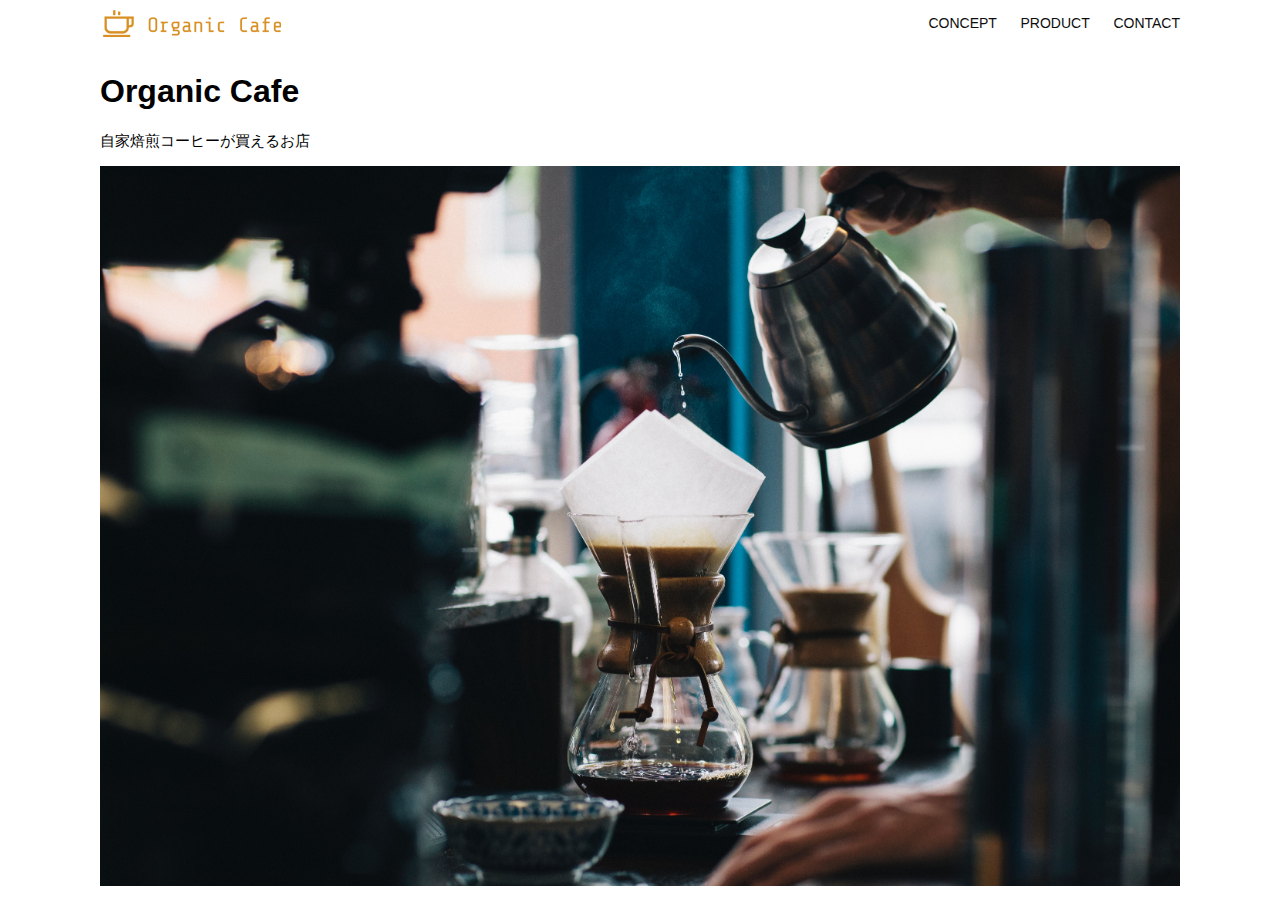
<file: kadai_013/index.html>
<!DOCTYPE html>
<html>
  <head>
    <title>Organic Cafe</title>
    <meta charset="UTF-8" />
    <meta
      name="description"
      content="自家焙煎のコーヒーがお家で楽しめるOrganic Cafe"
    />
    <meta name="viewport" content="width=device-width, initial-scale=1.0" />
    <link rel="stylesheet" href="style.css" />
  </head>
  <body>
    <!-- ヘッダー -->
    <header>
      <!-- ロゴ -->
      <a href="index.html" id="logo"
        ><img src="images/logo.png" alt="トップページに戻る"
      /></a>

      <!-- PC用ナビゲーション -->
      <nav id="nav-pc">
        <a href="index.html#concept">CONCEPT</a>
        <a href="index.html#product">PRODUCT</a>
        <a href="index.html#contact">CONTACT</a>
      </nav>
      <img id="menu-sp" src="images/button-menu.png" alt="ナビゲーションを開く"
      onclick="document.getElementById('nav-sp').style.display = 'block'">
    <nav id="nav-sp">
      <img id="close" src="images/button-close.png" alt="ナビゲーションを閉じる"
        onclick="document.getElementById('nav-sp').style.display = 'none'">
      <a id="logo-sp" href="index.html" onclick="document.getElementById('nav-sp').style.display = 'none'">
        <img src="images/logo-sp.png" alt="トップページに戻る">
      </a>
      <a class="menu" href="index.html#concept" onclick="document.getElementById('nav-sp').style.display = 'none'">CONCEPT</a>
      <a class="menu" href="index.html#product" onclick="document.getElementById('nav-sp').style.display = 'none'">PRODUCT</a>
      <a class="menu" href="index.html#contact" onclick="document.getElementById('nav-sp').style.display = 'none'">CONTACT</a>
    </nav>
    </header>
    <main>
      <article>
        <!-- メインビジュアル -->
        <section id="main-visual">
          <div id="main-message">
            <h1>Organic Cafe</h1>
            <p>自家焙煎コーヒーが買えるお店</p>
          </div>
          <img
            src="images/main-image.jpg"
            alt="コーヒーをハンドドリップで淹れる画像"
          />
        </section>
      </article>
    </main>
  </body>
</html>
</file>
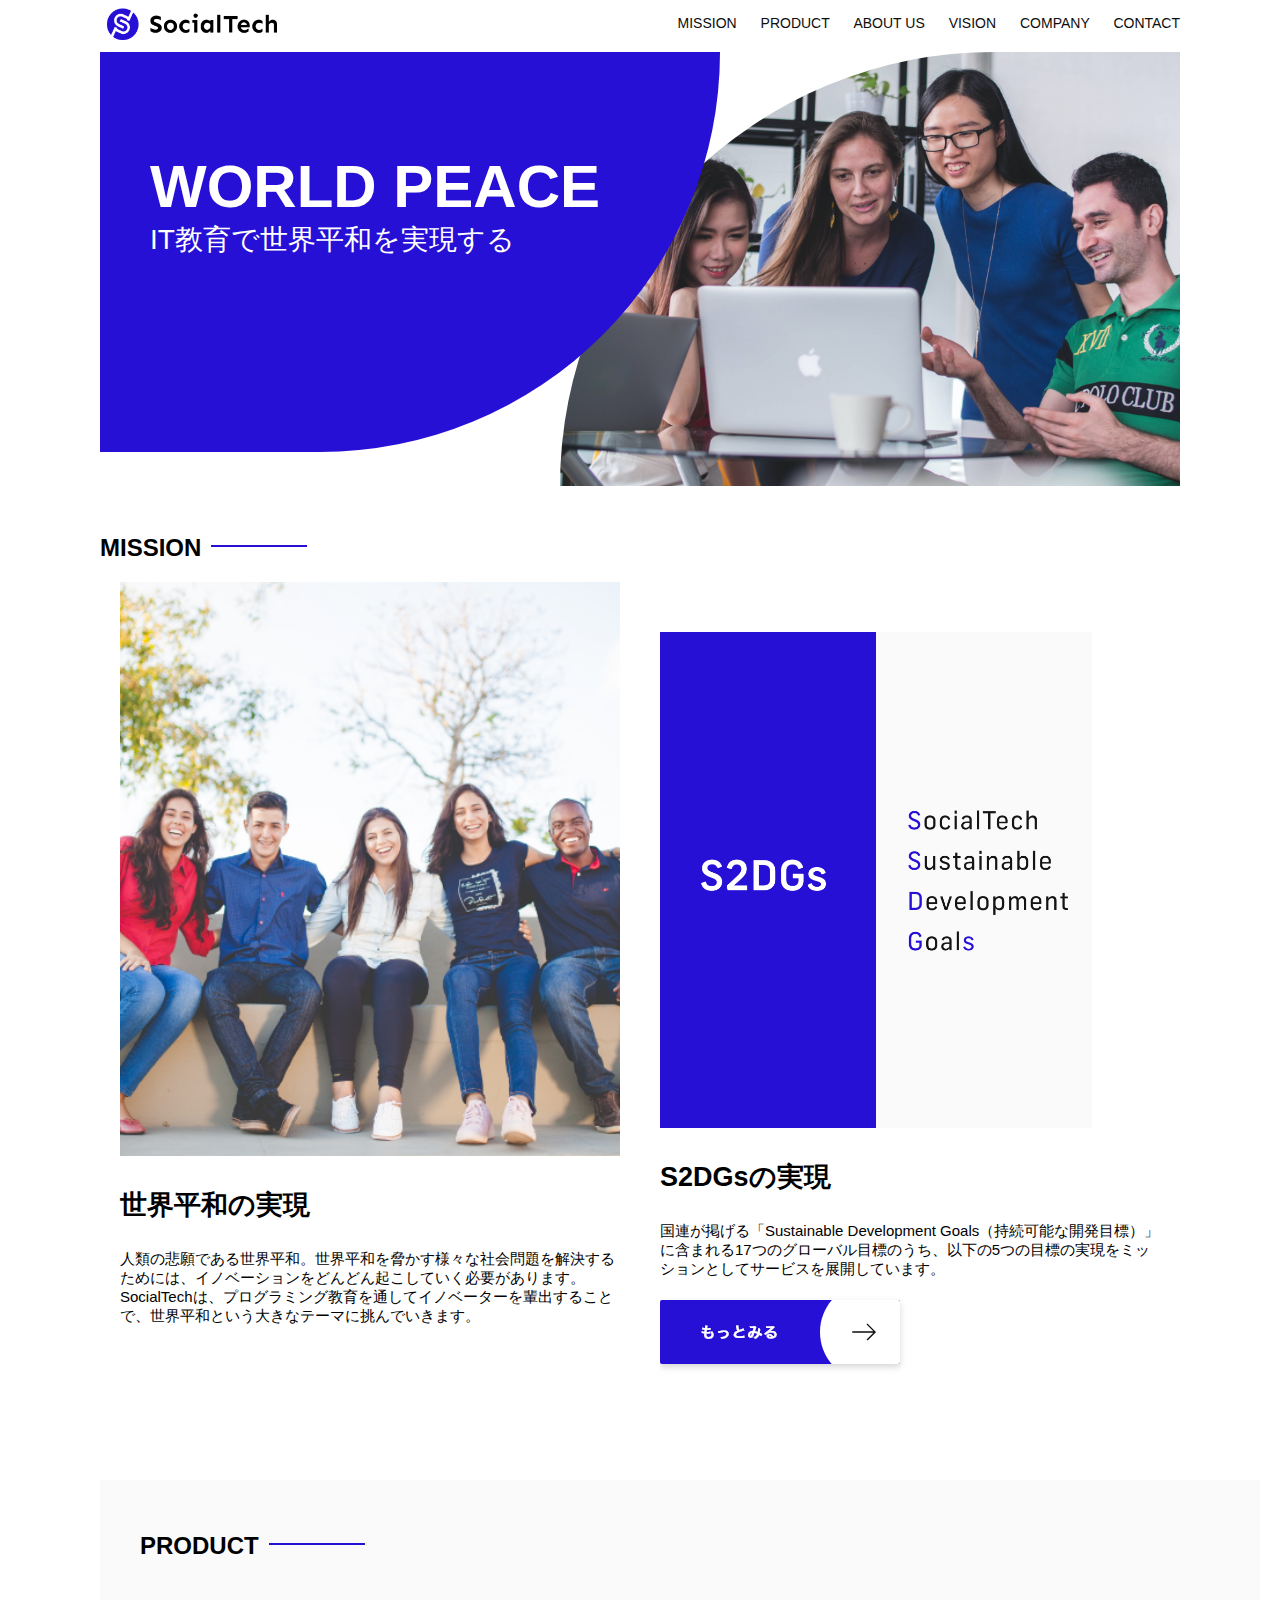
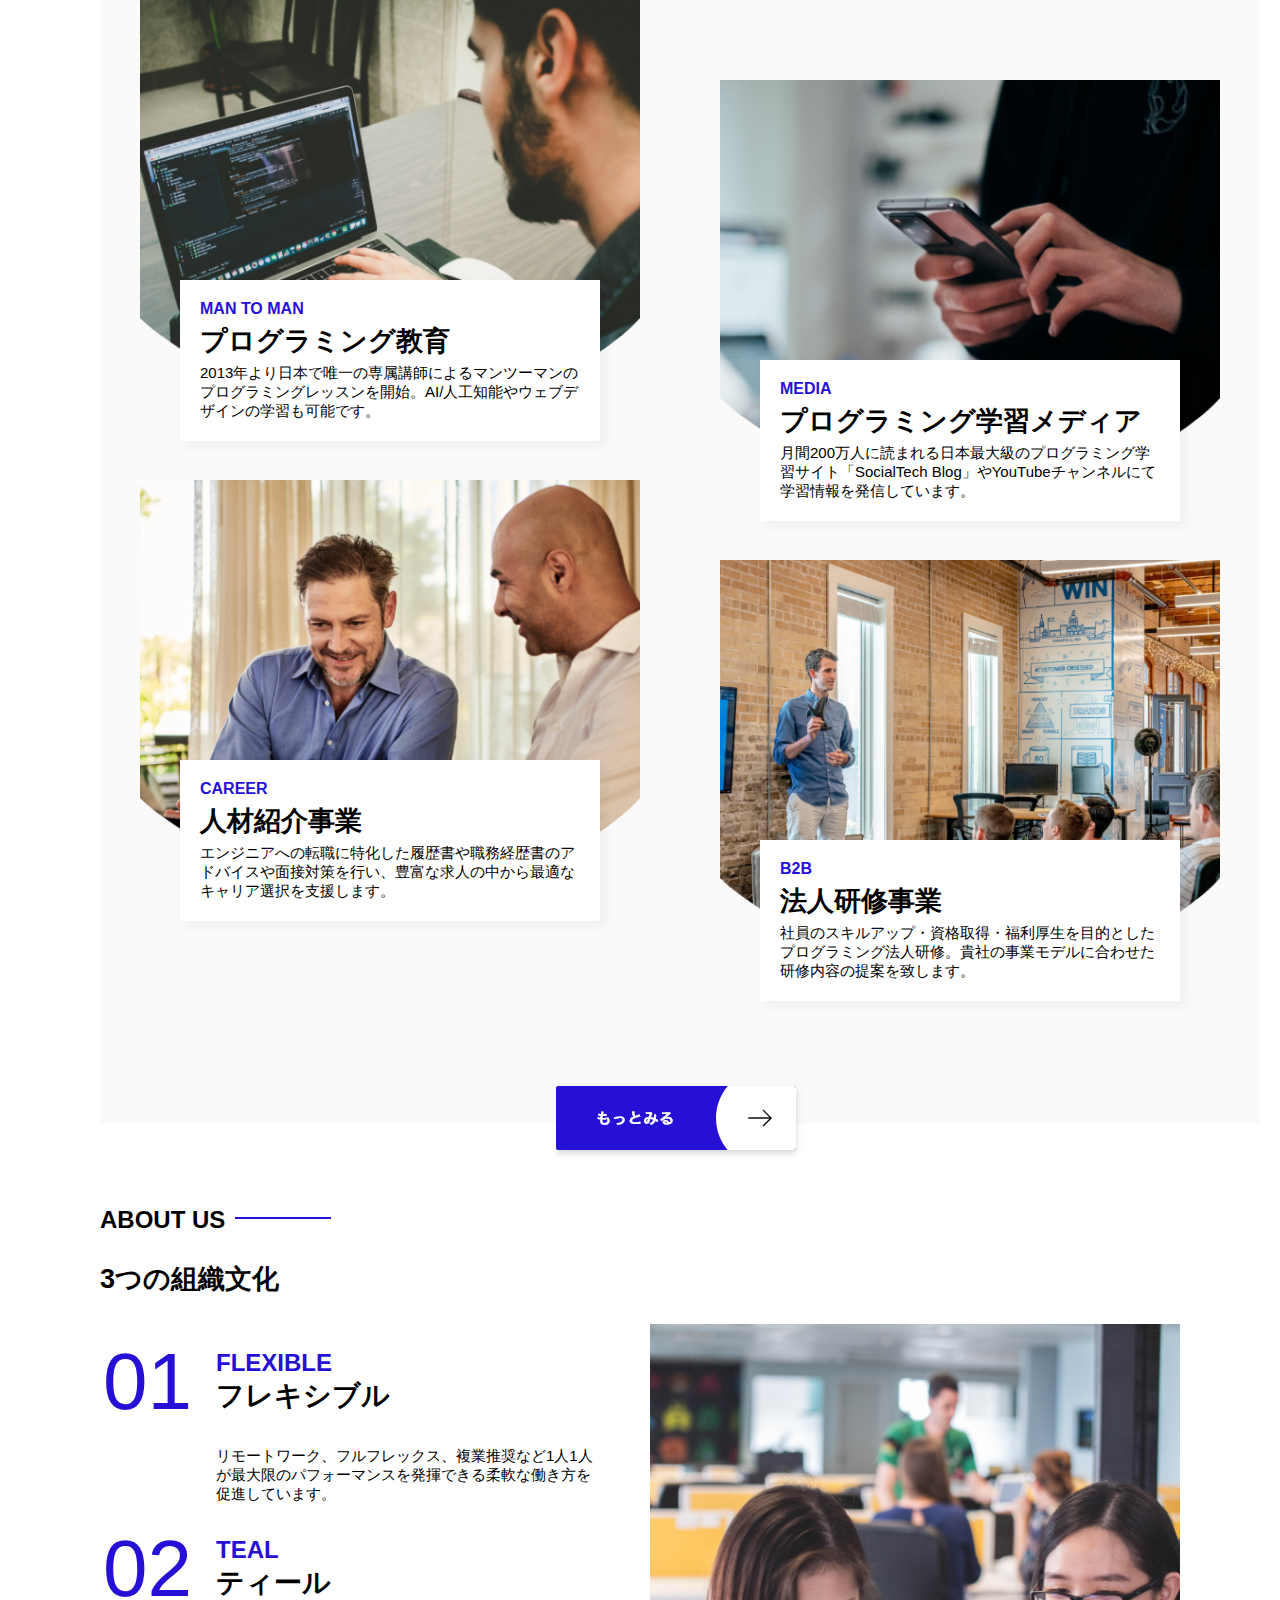
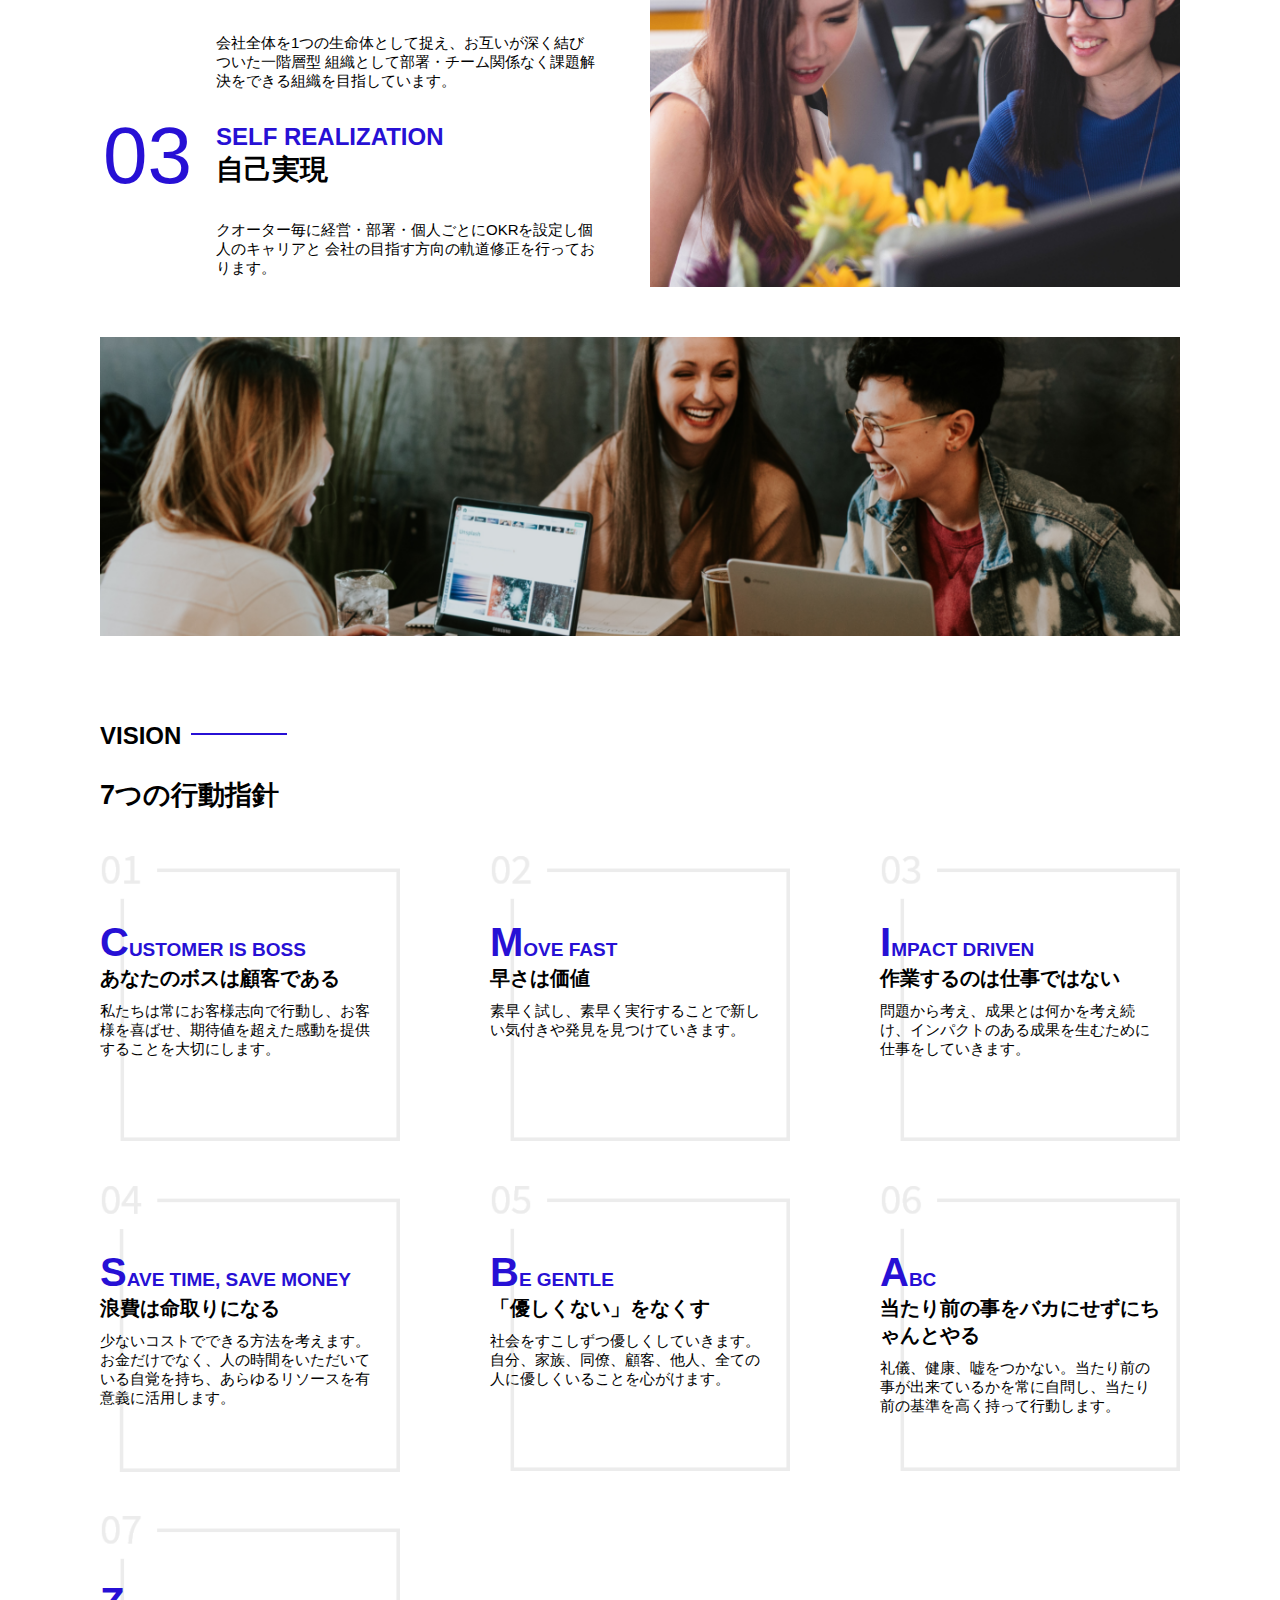
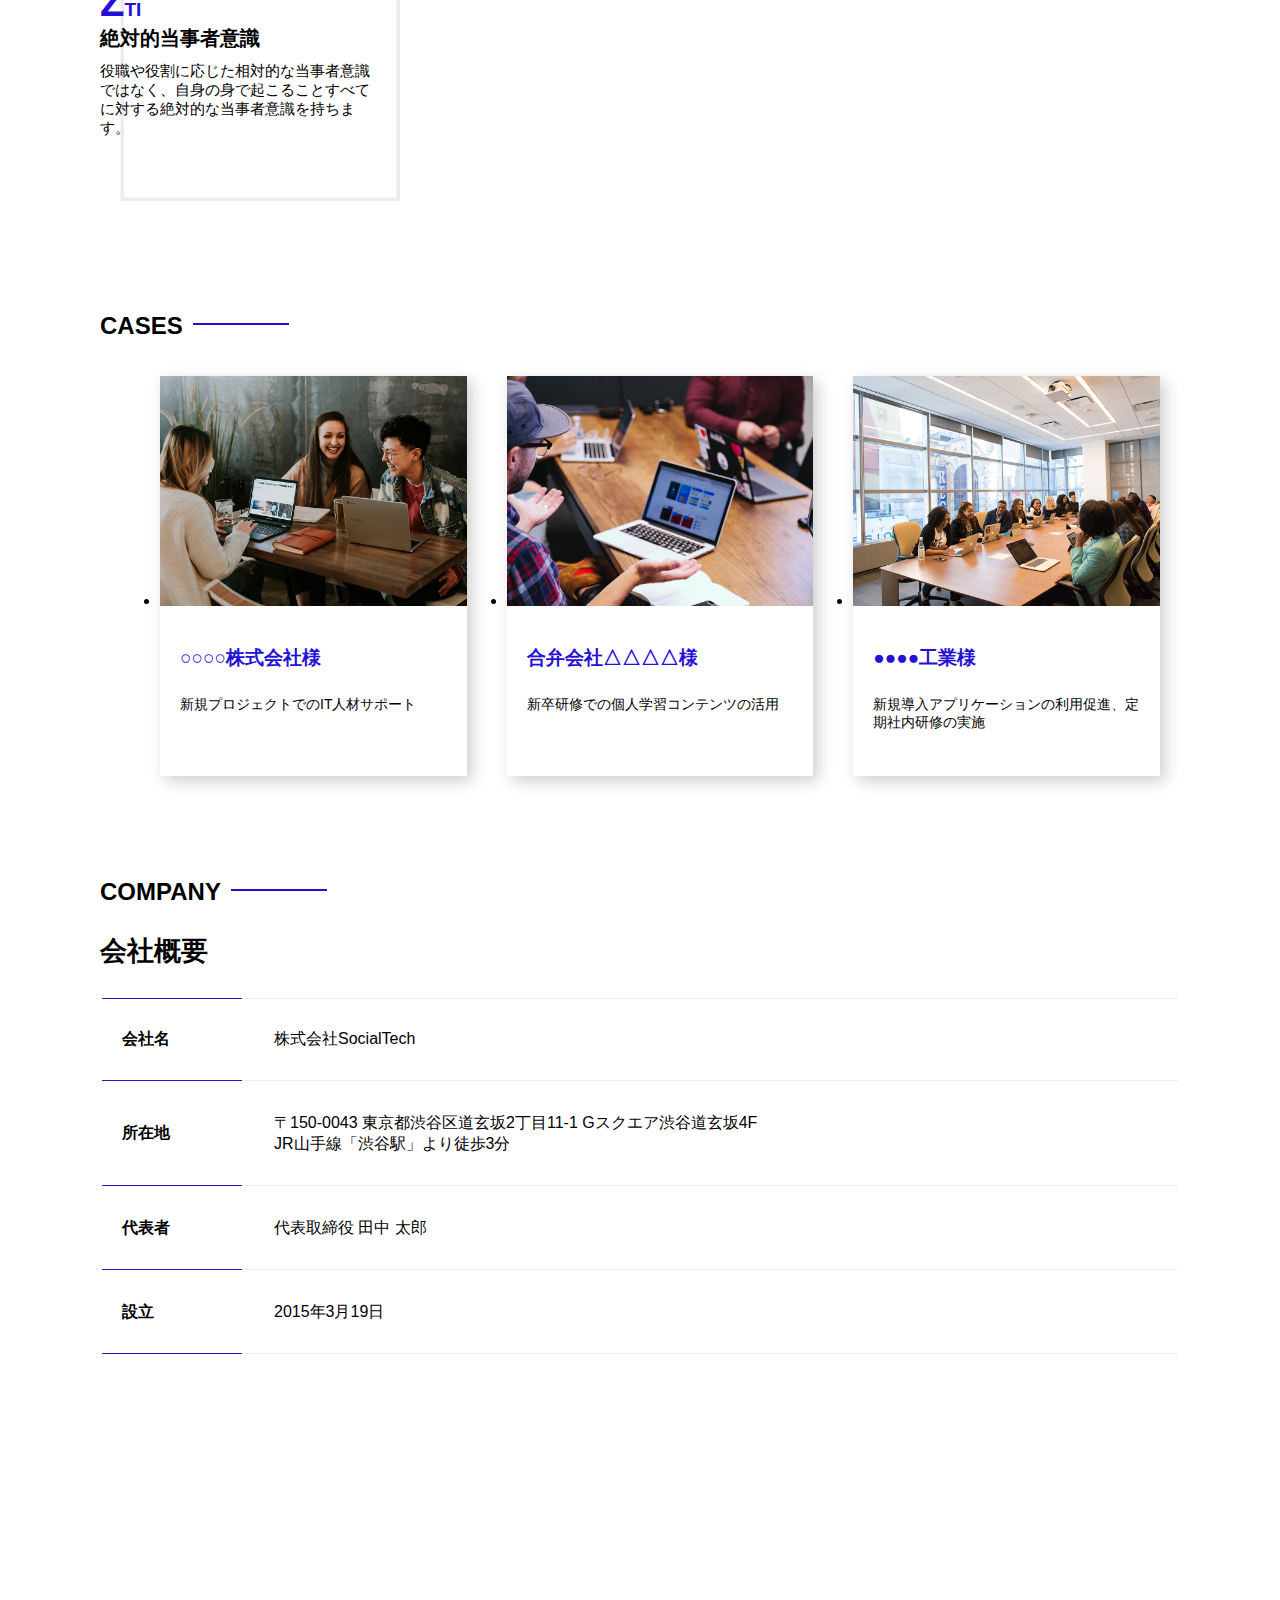
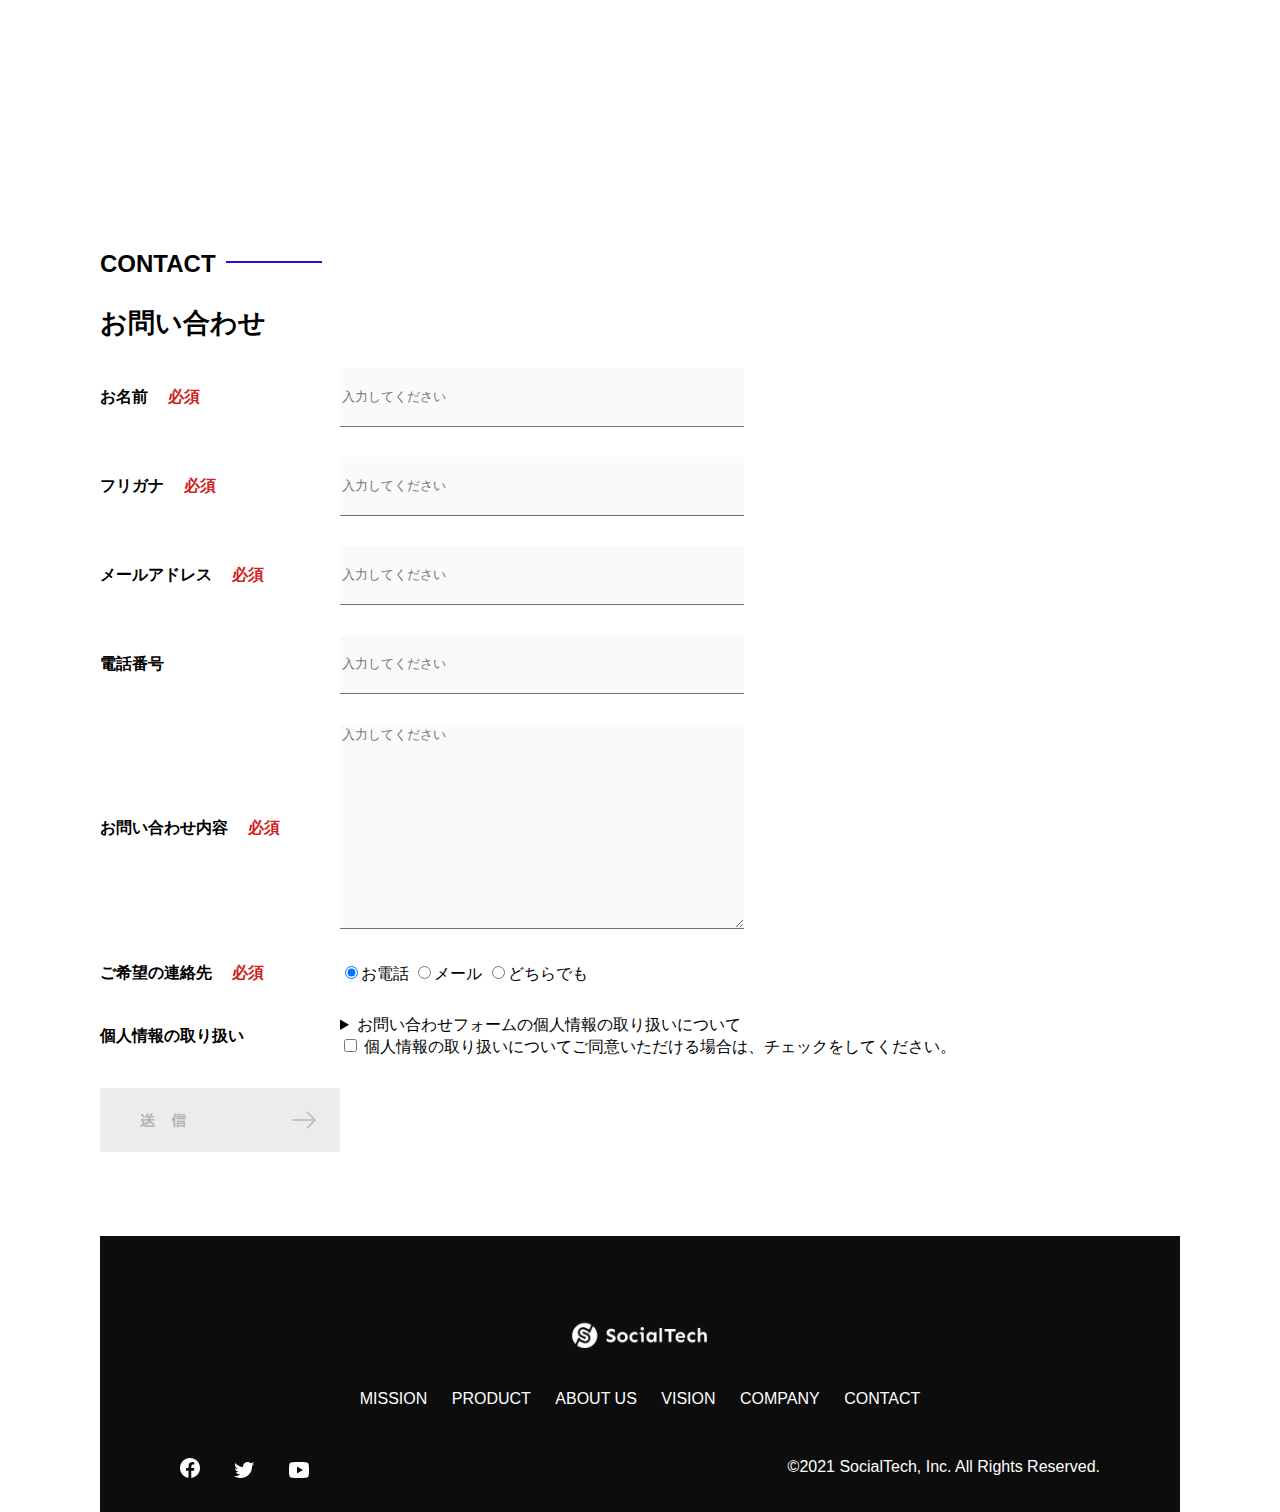
<file: kadai_tutorial_output/kadai_012/index.html>
<!DOCTYPE html>
<html>
  <head>
    <title>SocialTech</title>
    <meta charset="UTF-8" />
    <meta
      name="description"
      content="SocialTechはEdTech業界のリーディングカンパニーを目指します。"
    />
    <meta name="viewport" content="width=device-width, initial-scale=1.0" />
    <link rel="stylesheet" href="style.css" />
  </head>
  <body>
    <!-- ヘッダー -->
    <header>
      <!-- ロゴ -->
      <a href="index.html" id="logo"
        ><img src="images/logo.png" alt="トップページに戻る"
      /></a>

      <!-- PC用ナビゲーション -->
      <nav id="nav-pc">
        <a href="mission.html">MISSION</a>
        <a href="product.html">PRODUCT</a>
        <a href="index.html#aboutus">ABOUT US</a>
        <a href="index.html#vision">VISION</a>
        <a href="index.html#company">COMPANY</a>
        <a href="index.html#contact">CONTACT</a>
      </nav>
      <!--スマホ用メニューボタン-->
      <img id="menu-sp"  src="images/button-menu.png" alt="ナビゲーションを開く" onclick="document.getElementById('nav-sp').style.display = 'block'">

      <!--スマホ用ナビゲーション-->
      <nav id="nav-sp">
        <img id="close" src="images/button-close.png" alt="ナビゲーションを閉じる" onclick="document.getElementById('nav-sp').style.display = 'none'">
        <a id="logo-sp" href="index.html" onclick="document.getElementById('nav-sp').style.display = 'none'"><img
           src="images/logo-sp.png" alt="トップページに戻る"></a>
        <a class="menu" href="mission.html" onclick="document.getElementById('nav-sp').style.display = 'none'">MISSION</a>
        <a class="menu" href="product.html" onclick="document.getElementById('nav-sp').style.display = 'none'">PRODUCT</a>
        <a class="menu" href="index.html#aboutus" onclick="document.getElementById('nav-sp').style.display = 'none'">ABOUTUS</a>
        <a class="menu" href="index.html#vision"
          onclick="document.getElementById('nav-sp').style.display = 'none'">VISION</a>
        <a class="menu" href="index.html#company"
          onclick="document.getElementById('nav-sp').style.display = 'none'">COMPANY</a>
        <a class="menu" href="index.html#contact"
          onclick="document.getElementById('nav-sp').style.display = 'none'">CONTACT</a>
        <div id="sns">
          <a href="https://www.facebook.com/sejuku2013"><img src="images/button-facebook.png" alt="Facebookのリンク"></a>
          <a href="https://twitter.com/samuraijuku"><img src="images/button-twitter.png" alt="Twitterのリンク"></a>
          <a href="https://www.youtube.com/channel/UCCFOQO5aDK0xXam4cUQXT8g"><img src="images/button-youtube.png" alt="YouTubeのリンク"></a>
        </div>
      </nav>
    </header>
    <main>
      <article>
        <!-- メインビジュアル -->
        <section id="main-visual">
          <div id="main-message">
            <h1>WORLD PEACE</h1>
            <p>IT教育で世界平和を実現する</p>
          </div>
          <img
            src="images/index/index-main.png"
            alt="PCの周りに集まる多国籍の仲間たち"
          />
        </section>
        <!--ミッション-->
        <section id="mission">
          <h2 class="index-h2">MISSION</h2>
          <div id="mission-flex">
            <div>
              <img
                id="mission-photo"
                src="images/index/index-mission.png"
                alt="屋外のベンチで写真を撮影する多国籍の仲間たち"
              />
              <h3>世界平和の実現</h3>
              <p>
                人類の悲願である世界平和。世界平和を脅かす様々な社会問題を解決するためには、イノベーションをどんどん起こしていく必要があります。SocialTechは、プログラミング教育を通してイノベーターを輩出することで、世界平和という大きなテーマに挑んでいきます。
              </p>
            </div>
            <div>
              <img id="s2dgs" src="images/index/s2dgs.png" alt="S2DGs" />
              <h3>S2DGsの実現</h3>
              <p>
                国連が掲げる「Sustainable Development
                Goals（持続可能な開発目標）」に含まれる17つのグローバル目標のうち、以下の5つの目標の実現をミッションとしてサービスを展開しています。
              </p>
              <a href="mission.html">
                <img src="images/button-more.png" alt="もっとみる" />
              </a>
            </div>
          </div>
        </section>
        <!-- プロダクト -->
        <section id="product">
          <h2 class="index-h2">PRODUCT</h2>
          <div>
            <div id="product-left">
              <div>
                <img
                  class="product-photo"
                  src="images/index/index-mantoman.png"
                  alt="PCでコードを書く男性"
                />
                <div class="product-explain">
                  <span>MAN TO MAN</span>
                  <h3>プログラミング教育</h3>
                  <p>
                    2013年より日本で唯一の専属講師によるマンツーマンのプログラミングレッスンを開始。AI/人工知能やウェブデザインの学習も可能です。
                  </p>
                </div>
              </div>
              <div>
                <img
                  class="product-photo"
                  src="images/index/index-career.png"
                  alt="笑顔で話し合う2人の男性"
                />
                <div class="product-explain">
                  <span>CAREER</span>
                  <h3>人材紹介事業</h3>
                  <p>
                    エンジニアへの転職に特化した履歴書や職務経歴書のアドバイスや面接対策を行い、豊富な求人の中から最適なキャリア選択を支援します。
                  </p>
                </div>
              </div>
            </div>
            <div id="product-right">
              <div>
                <img
                  class="product-photo"
                  src="images/index/index-media.png"
                  alt="スマートフォンを操作する人"
                />
                <div class="product-explain">
                  <span>MEDIA</span>
                  <h3>プログラミング学習メディア</h3>
                  <p>
                    月間200万人に読まれる日本最大級のプログラミング学習サイト「SocialTech
                    Blog」やYouTubeチャンネルにて学習情報を発信しています。
                  </p>
                </div>
              </div>
              <div>
                <img
                  class="product-photo"
                  src="images/index/index-b2b.png"
                  alt="講演中の男性とそれを聴く人々"
                />
                <div class="product-explain">
                  <span>B2B</span>
                  <h3>法人研修事業</h3>
                  <p>
                    社員のスキルアップ・資格取得・福利厚生を目的としたプログラミング法人研修。貴社の事業モデルに合わせた研修内容の提案を致します。
                  </p>
                </div>
              </div>
            </div>
          </div>
          <div>
            <a id="product-more" href="product.html">
              <img src="images/button-more.png" alt="もっとみる" />
            </a>
          </div>
        </section>
        <!---ABOUT US-->
        <section id="aboutus">
          <h2 class="index-h2">ABOUT US</h2>
          <h3>3つの組織文化</h3>
          <div>
            <table class="culture-table">
              <tr>
                <td>
                  <span class="culture-num">01</span>
                </td>
                <td>
                  <span class="culture-en">FLEXIBLE</span>
                  <span class="culture-jp">フレキシブル</span>
                </td>
              </tr>
              <tr>
                <td>
                  <!--空のセル-->
                </td>
                <td>
                  <p class="culture-description">
                    リモートワーク、フルフレックス、複業推奨など1人1人が最大限のパフォーマンスを発揮できる柔軟な働き方を促進しています。
                  </p>
                </td>
              </tr>
              <tr>
                <td>
                  <span class="culture-num">02</span>
                </td>
                <td>
                  <span class="culture-en">TEAL</span>
                  <span class="culture-jp">ティール</span>
                </td>
              </tr>
              <tr>
                <td>
                  <!--空のセル-->
                </td>
                <td>
                  <p class="culture-description">
                    会社全体を1つの生命体として捉え、お互いが深く結びついた一階層型
                    組織として部署・チーム関係なく課題解決をできる組織を目指しています。
                  </p>
                </td>
              </tr>
              <tr>
                <td>
                  <span class="culture-num">03</span>
                </td>
                <td>
                  <span class="culture-en">SELF REALIZATION</span>
                  <span class="culture-jp">自己実現</span>
                </td>
              </tr>
              <tr>
                <td>
                  <!--空のセル-->
                </td>
                <td>
                  <p class="culture-description">
                    クオーター毎に経営・部署・個人ごとにOKRを設定し個人のキャリアと
                    会社の目指す方向の軌道修正を行っております。
                  </p>
                </td>
              </tr>
            </table>
            <img
              class="culture-img"
              src="images/index/index-aboutus1.png"
              alt="笑顔で話し合う2人の女性"
            />
          </div>
          <img
            class="culture-img2"
            src="images/index/index-aboutus2.png"
            alt="笑顔で話し合う3人の男女"
          />
        </section>
        <!-- VISION -->
        <section id="vision">
          <h2 class="index-h2">VISION</h2>
          <h3>7つの行動指針</h3>
          <div>
            <div class="vision-box">
              <img src="images/index/vision-01.png" alt="01" />
              <span>
                <h4>CUSTOMER IS BOSS</h4>
                <h5>あなたのボスは顧客である</h5>
                <p>
                  私たちは常にお客様志向で行動し、お客様を喜ばせ、期待値を超えた感動を提供することを大切にします。
                </p>
              </span>
            </div>
            <div class="vision-box">
              <img src="images/index/vision-02.png" alt="02" />
              <span>
                <h4>MOVE FAST</h4>
                <h5>早さは価値</h5>
                <p>
                  素早く試し、素早く実行することで新しい気付きや発見を見つけていきます。
                </p>
              </span>
            </div>
            <div class="vision-box">
              <img src="images/index/vision-03.png" alt="03" />
              <span>
                <h4>IMPACT DRIVEN</h4>
                <h5>作業するのは仕事ではない</h5>
                <p>
                  問題から考え、成果とは何かを考え続け、インパクトのある成果を生むために仕事をしていきます。
                </p>
              </span>
            </div>
            <div class="vision-box">
              <img src="images/index/vision-04.png" alt="04" />
              <span>
                <h4>SAVE TIME, SAVE MONEY</h4>
                <h5>浪費は命取りになる</h5>
                <p>
                  少ないコストでできる方法を考えます。お金だけでなく、人の時間をいただいている自覚を持ち、あらゆるリソースを有意義に活用します。
                </p>
              </span>
            </div>
            <div class="vision-box">
              <img src="images/index/vision-05.png" alt="05" />
              <span>
                <h4>BE GENTLE</h4>
                <h5>「優しくない」をなくす</h5>
                <p>
                  社会をすこしずつ優しくしていきます。自分、家族、同僚、顧客、他人、全ての人に優しくいることを心がけます。
                </p>
              </span>
            </div>
            <div class="vision-box">
              <img src="images/index/vision-06.png" alt="06" />
              <span>
                <h4>ABC</h4>
                <h5>当たり前の事をバカにせずにちゃんとやる</h5>
                <p>
                  礼儀、健康、嘘をつかない。当たり前の事が出来ているかを常に自問し、当たり前の基準を高く持って行動します。
                </p>
              </span>
            </div>
            <div class="vision-box">
              <img src="images/index/vision-07.png" alt="07" />
              <span>
                <h4>ZTI</h4>
                <h5>絶対的当事者意識</h5>
                <p>
                  役職や役割に応じた相対的な当事者意識ではなく、自身の身で起こることすべてに対する絶対的な当事者意識を持ちます。
                </p>
              </span>
            </div>
          </div>
        </section>
        <!-- CASES -->
        <section id="cases">
          <h2 class="index-h2">CASES</h2>
          <ul>
            <li class="case-card">
              <img class="case-img" src="images/index/case-1.png" alt="仲良く語り合う3人">
              <div class="case-info">
                <h4 class="case-name">○○○○株式会社様</h4>
                <p class="case-content">新規プロジェクトでのIT人材サポート</p>
              </div>
            </li>
            <li class="case-card">
              <img class="case-img" src="images/index/case-2.png" alt="PCでコンテンツを見る">
              <div class="case-info">
                <h4 class="case-name">合弁会社△△△△様</h4>
                <p class="case-content">新卒研修での個人学習コンテンツの活用</p>
              </div>
            </li>
            <li class="case-card">
              <img class="case-img" src="images/index/case-3.png" alt="社内研修中の会議室">
              <div class="case-info">
                <h4 class="case-name">●●●●工業様</h4>
                <p class="case-content">新規導入アプリケーションの利用促進、定期社内研修の実施</p>
              </div>
            </li>
          </ul>
        </section>

        <!-- COMPANY -->
        <section id="company">
          <h2 class="index-h2">COMPANY</h2>
          <h3>会社概要</h3>
          <table id="company-table">
            <tr>
              <th class="tableheader-first">会社名</th>
              <td class="cell-first">株式会社SocialTech</td>
            </tr>
            <tr>
              <th class="tableheader">所在地</th>
              <td class="cell">
                〒150-0043 東京都渋谷区道玄坂2丁目11-1 Gスクエア渋谷道玄坂4F<br />JR山手線「渋谷駅」より徒歩3分
              </td>
            </tr>
            <tr>
              <th class="tableheader">代表者</th>
              <td class="cell">代表取締役 田中 太郎</td>
            </tr>
            <tr>
              <th class="tableheader">設立</th>
              <td class="cell">2015年3月19日</td>
            </tr>
          </table>
          <iframe
            src="https://www.google.com/maps/embed?pb=!1m18!1m12!1m3!1d3241.7759544892483!2d139.69399665123464!3d35.65789123876098!2m3!1f0!2f0!3f0!3m2!1i1024!2i768!4f13.1!3m3!1m2!1s0x60188caa0042e8d1%3A0xba130bea826a7aa2!2z44CSMTUwLTAwNDMg5p2x5Lqs6YO95riL6LC35Yy66YGT546E5Z2C77yS5LiB55uu77yR77yR4oiS77yR!5e0!3m2!1sja!2sjp!4v1636872991912!5m2!1sja!2sjp"
            style="border: 0"
            allowfullscreen=""
            loading="lazy"
          >
          </iframe>
        </section>
        <!-- お問い合わせフォーム -->
        <section id="contact">
          <h2 class="index-h2">CONTACT</h2>
          <h3>お問い合わせ</h3>
          <form>
            <div>
              <div class="contact-heading">
                <label class="contact-label"
                  >お名前<span class="contact-span">必須</span></label
                >
              </div>
              <div class="contact-form">
                <input
                  type="text"
                  name="name"
                  placeholder="入力してください"
                  class="contact-textbox"
                />
              </div>
            </div>
            <div>
              <div class="contact-heading">
                <label class="contact-label"
                  >フリガナ<span class="contact-span">必須</span></label
                >
              </div>
              <div>
                <input
                  type="text"
                  name="hurigana"
                  placeholder="入力してください"
                  class="contact-textbox"
                />
              </div>
            </div>
            <div>
              <div class="contact-heading">
                <label class="contact-label"
                  >メールアドレス<span class="contact-span">必須</span></label
                >
              </div>
              <div>
                <input
                  type="text"
                  name="email"
                  placeholder="入力してください"
                  class="contact-textbox"
                />
              </div>
            </div>
            <div>
              <div class="contact-heading">
                <label class="contact-label">電話番号</label>
              </div>
              <div>
                <input
                  type="text"
                  name="tel"
                  placeholder="入力してください"
                  class="contact-textbox"
                />
              </div>
            </div>
            <div>
              <div class="contact-heading">
                <label class="contact-label"
                  >お問い合わせ内容<span class="contact-span">必須</span></label
                >
              </div>
              <div>
                <textarea
                  class="contact-textarea"
                  placeholder="入力してください"
                  name="message"
                ></textarea>
              </div>
            </div>
            <div>
              <div class="contact-heading">
                <label class="contact-label"
                  >ご希望の連絡先<span class="contact-span">必須</span></label
                >
              </div>
              <div>
                <input
                  class="radiobutton"
                  type="radio"
                  value="tel"
                  name="contact"
                  checked
                /><label>お電話</label>
                <input
                  class="radiobutton"
                  type="radio"
                  value="mail"
                  name="contact"
                /><label>メール</label>
                <input
                  class="radiobutton"
                  type="radio"
                  value="both"
                  name="contact"
                /><label>どちらでも</label>
              </div>
            </div>
            <div>
              <div class="contact-heading">
                <label class="contact-label">個人情報の取り扱い</label>
              </div>
              <div>
                <details>
                  <summary>
                    お問い合わせフォームの個人情報の取り扱いについて
                  </summary>
                  <div>
                    <span>１．組織の名称又は氏名</span><br />
                    株式会社SocialTech<br /><br />
                    <span
                      >２．個人情報保護管理者（若しくはその代理人）の氏名又は職名、所属及び連絡先
                      鈴木 一郎 コーポレート部</span
                    ><br />
                    メールアドレス：support@socialtech.net<br />
                    TEL：03-xxxx-xxxx<br />
                    <span>３．個人情報の利用目的</span><br />
                    ・本サービス及び本サービスに関連する情報の提供又はそれらに関する連絡のため<br />
                    ・ユーザーの本人確認のため<br />
                    ・当社サービスのご案内のため<br />
                    ・当社の商品等の広告または宣伝（電子メールによるものを含むものとします。）<br /><br />
                    <span>４．個人情報の取り扱い業務の委託</span><br />
                    個人情報の取扱業務の全部または一部を外部に業務委託する場合があります。<br />
                    その際、弊社は、個人情報を適切に保護できる管理体制を敷き実行していることを条件として<br />
                    委託先を厳選したうえで、機密保持契約を委託先と締結し、お客様の個人情報を厳密に管理させます。<br /><br />
                    <span>５．個人情報の開示等の請求</span><br />
                    お客様は、弊社に対してご自身の個人情報の開示等（利用目的の通知、開示、内容の訂正・追加・削除、利用の停止または消去、第三者への提供の停止）に関して、当社問合わせ窓口に申し出ることができます。<br />
                    その際、弊社はお客様ご本人を確認させていただいたうえで、合理的な期間内に対応いたします。<br /><br />
                    なお、個人情報に関する弊社問合わせ先は、次の通りです。<br /><br />
                    株式会社SocialTech　個人情報問合せ窓口<br />
                    〒150-0043　東京都渋谷区道玄坂2丁目11-1 Ｇスクエア渋谷道玄坂
                    4F<br />
                    メールアドレス：support@socialtech.net　TEL：03-xxxx-xxxx<br /><br />
                    <span>６．個人情報を提供されることの任意性について</span
                    ><br /><br />
                    お客様がご自身の個人情報を弊社に提供されるか否かは、お客様のご判断によりますが、もしご提供されない場合には、適切なサービスが提供できない場合がありますので予めご了承ください。
                  </div>
                </details>
                <input type="checkbox" name="agree" />
                <span
                  >個人情報の取り扱いについてご同意いただける場合は、チェックをしてください。</span
                >
              </div>
            </div>
            <input
              type="image"
              value="Submit"
              src="images/button-submit.png"
              alt="送信する"
            />
          </form>
        </section>
      </article>
      <footer>
        <div id="footer-logo">
          <img src="images/logo-sp.png" alt="SocialTech" />
        </div>
        <div id="footer-link">
          <a href="mission.html">MISSION</a>
          <a href="product.html">PRODUCT</a>
          <a href="index.html#aboutus">ABOUT US</a>
          <a href="index.html#vision">VISION</a>
          <a href="index.html#company">COMPANY</a>
          <a href="index.html#contact">CONTACT</a>
        </div>
        <div id="sns-footer">
          <a href="https://www.facebook.com/sejuku2013"
            ><img src="images/button-facebook.png" alt="Facebookのリンク"
          /></a>
          <a href="https://twitter.com/samuraijuku"
            ><img src="images/button-twitter.png" alt="Twitterのリンク"
          /></a>
          <a href="https://www.youtube.com/channel/UCCFOQO5aDK0xXam4cUQXT8g"
            ><img src="images/button-youtube.png" alt="YouTubeのリンク"
          /></a>
          <span id="copyright"
            >&copy;2021 SocialTech, Inc. All Rights Reserved.
          </span>
        </div>
      </footer>
    </main>
  </body>
</html>
</file>
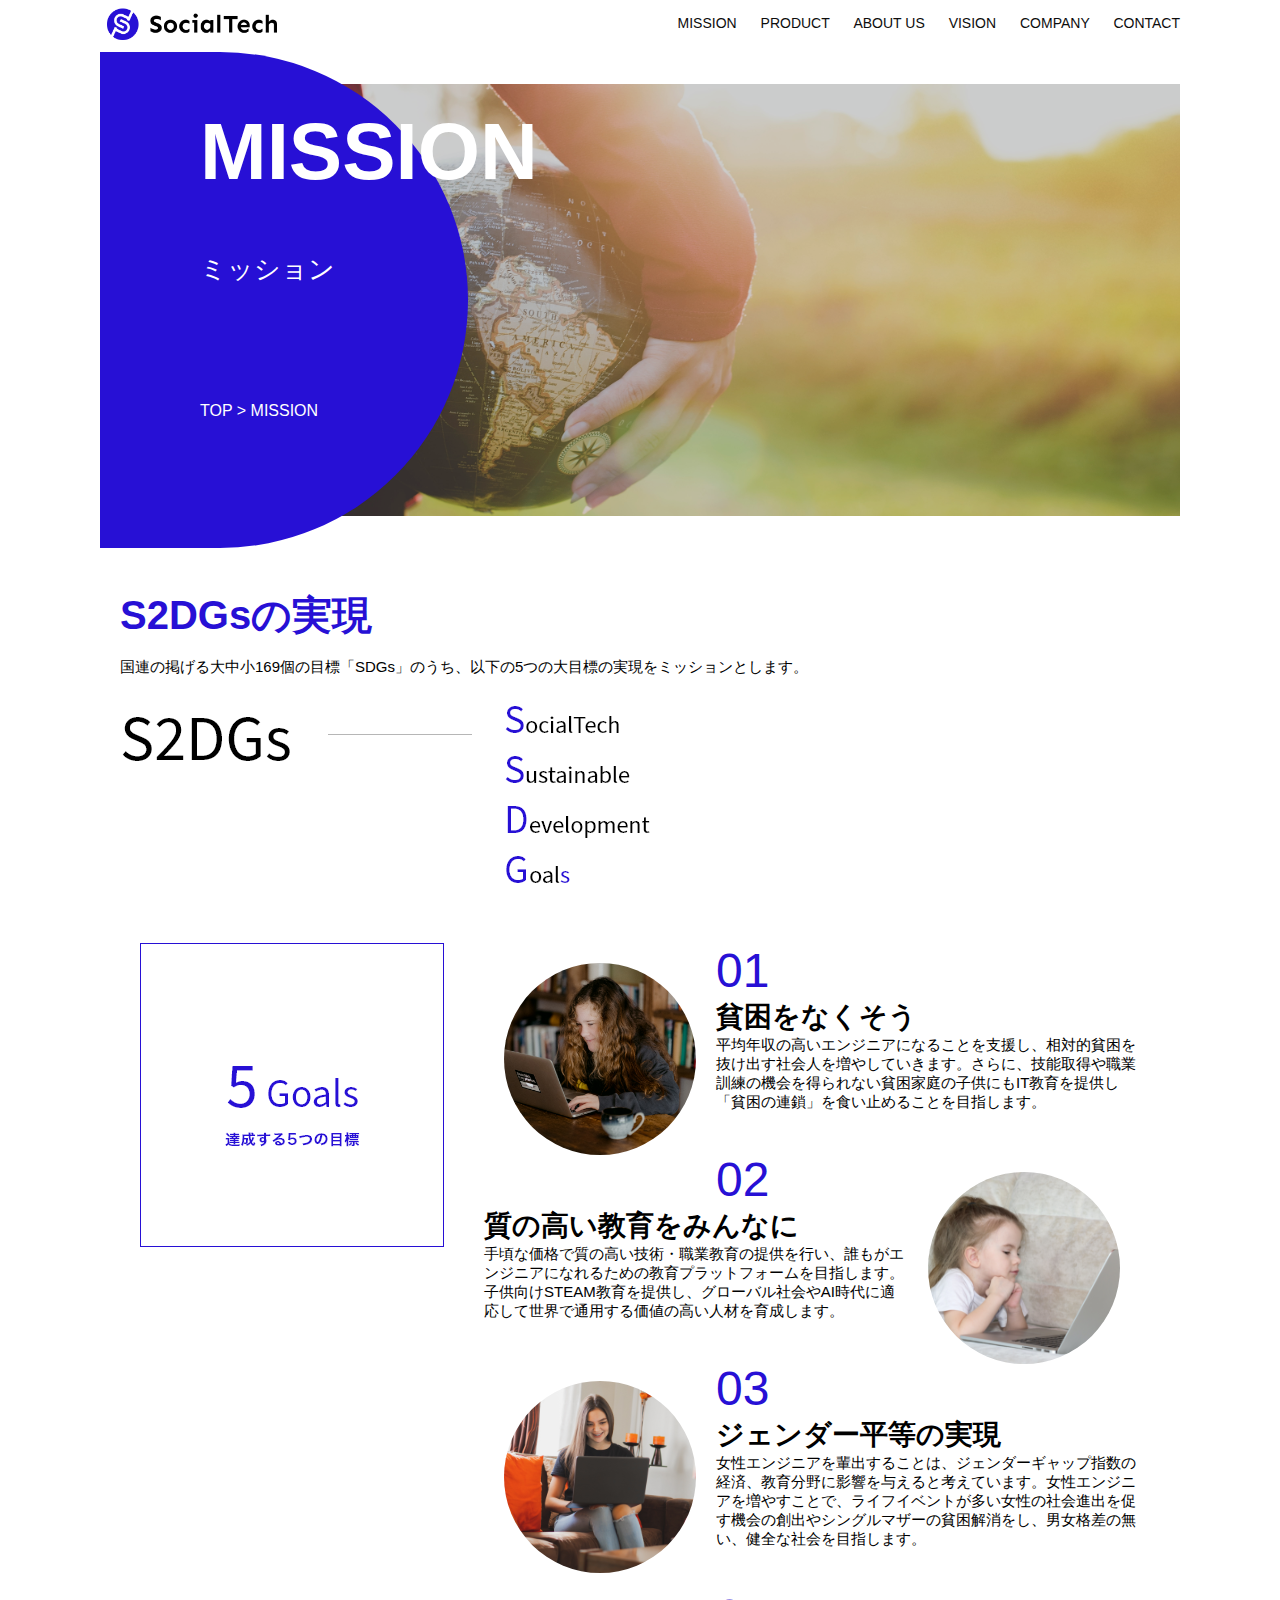
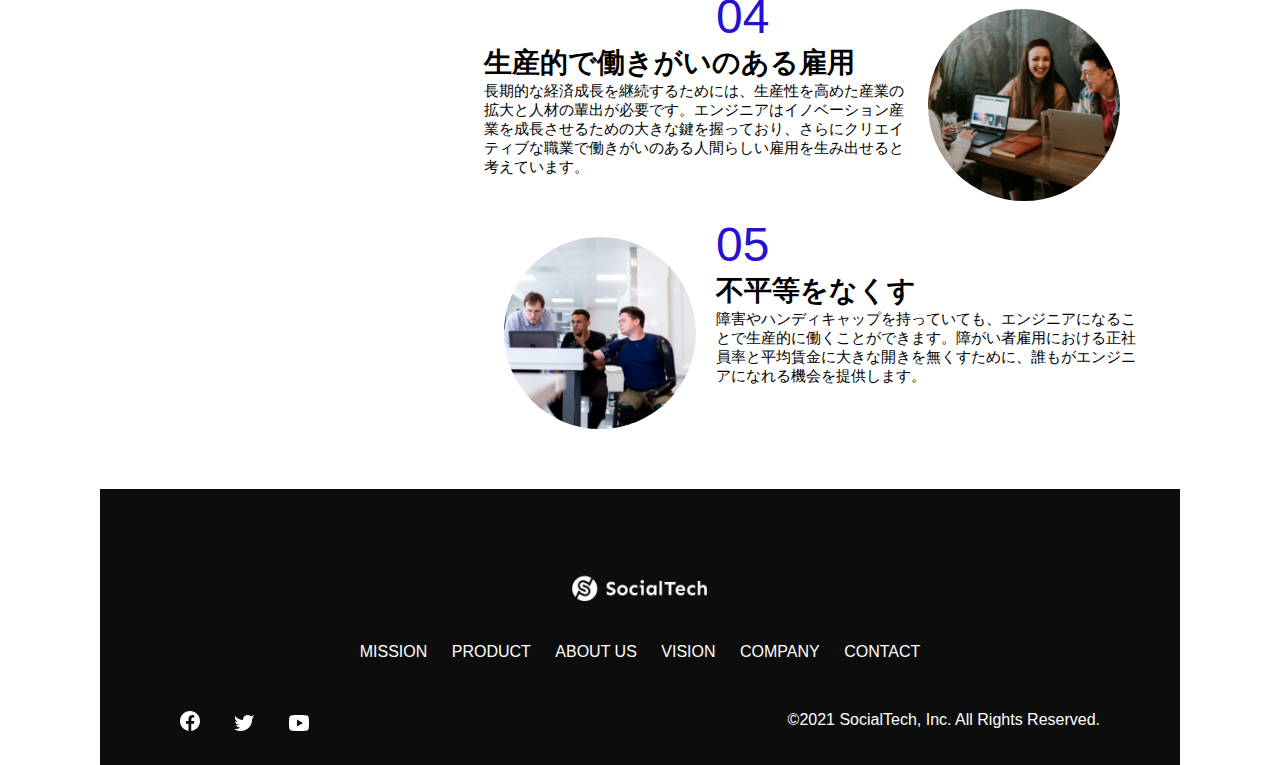
<file: kadai_tutorial_output/kadai_012/mission.html>
<!DOCTYPE html>
<html>
<head>
  <title>SocialTech - MISSION ミッション -</title>
  <meta charset="UTF-8">
  <meta name="description" content="SocialTechが目指す5つの目標（S2DGs）を紹介します">
  <meta name="viewport" content="width=device-width, initial-scale=1.0">
  <link rel="stylesheet" href="style.css">
</head>

<body>
  <!-- ヘッダー -->
  <header>
    <!-- ロゴ -->
    <a href="index.html" id="logo"><img src="images/logo.png" alt="トップページに戻る"></a>

    <!-- PC用ナビゲーション -->
    <nav id="nav-pc">
      <a href="mission.html">MISSION</a>
      <a href="product.html">PRODUCT</a>
      <a href="index.html#aboutus">ABOUT US</a>
      <a href="index.html#vision">VISION</a>
      <a href="index.html#company">COMPANY</a>
      <a href="index.html#contact">CONTACT</a>
    </nav>

    <!-- スマホ用メニューボタン -->
    <img id="menu-sp" src="images/button-menu.png" alt="ナビゲーションを開く" onclick="document.getElementById('nav-sp').style.display = 'block'">

    <!-- スマホ用ナビゲーション -->
    <nav id="nav-sp">
      <img id="close" src="images/button-close.png" alt="ナビゲーションを閉じる" onclick="document.getElementById('nav-sp').style.display = 'none'">
      <a id="logo-sp" href="index.html" onclick="document.getElementById('nav-sp').style.display = 'none'"><img
          src="images/logo-sp.png" alt="トップページに戻る"></a>
      <a class="menu" href="mission.html" onclick="document.getElementById('nav-sp').style.display = 'none'">MISSION</a>
      <a class="menu" href="product.html" onclick="document.getElementById('nav-sp').style.display = 'none'">PRODUCT</a>
      <a class="menu" href="index.html#aboutus" onclick="document.getElementById('nav-sp').style.display = 'none'">ABOUT
        US</a>
      <a class="menu" href="index.html#vision"
        onclick="document.getElementById('nav-sp').style.display = 'none'">VISION</a>
      <a class="menu" href="index.html#company"
        onclick="document.getElementById('nav-sp').style.display = 'none'">COMPANY</a>
      <a class="menu" href="index.html#contact"
        onclick="document.getElementById('nav-sp').style.display = 'none'">CONTACT</a>
      <div id="sns">
        <a href="https://www.facebook.com/sejuku2013"><img src="images/button-facebook.png" alt="Facebookのリンク"></a>
        <a href="https://twitter.com/samuraijuku"><img src="images/button-twitter.png" alt="Twitterのリンク"></a>
        <a href="https://www.youtube.com/channel/UCCFOQO5aDK0xXam4cUQXT8g"><img src="images/button-youtube.png" alt="YouTubeのリンク"></a>
      </div>
    </nav>
  </header>
  <main>
    <article>
      <section id="mission-main">
        <div id="mission-title">
          <h1>MISSION</h1>
          <span>ミッション</span>
          <div>TOP > MISSION</div>
        </div>
      </section>
      <section id="mission-s2dgs">
        <h2 class="mission-h2">S2DGsの実現</h2>
        <p>国連の掲げる大中小169個の目標「SDGs」のうち、以下の5つの大目標の実現をミッションとします。</p>
        <img src="images/mission/mission-s2dgs.png" alt="S2DGs">
      </section>
      <section id="mission-5goals">
        <div>
          <img id="s2dgs-image" src="images/mission/mission-5goals.png" alt="5Goals">
        </div>
        <div>
          <div>
            <img class="fivegoals-image-left" src="images/mission/mission-5goals01.png" alt="PCを操作する女の子">
            <span class="fivegoals-number">01</span>
            <h3 class="fivegoals-h3">貧困をなくそう</h3>
            <p class="fivegoals-p">
              平均年収の高いエンジニアになることを支援し、相対的貧困を抜け出す社会人を増やしていきます。さらに、技能取得や職業訓練の機会を得られない貧困家庭の子供にもIT教育を提供し「貧困の連鎖」を食い止めることを目指します。
            </p>
          </div>
  
          <div>
            <img class="fivegoals-image-right" src="images/mission/mission-5goals02.png" alt="PCを見つめる小さい女の子">
            <span class="fivegoals-number">02</span>
            <h3 class="fivegoals-h3">質の高い教育をみんなに</h3>
            <p class="fivegoals-p">
              手頃な価格で質の高い技術・職業教育の提供を行い、誰もがエンジニアになれるための教育プラットフォームを目指します。子供向けSTEAM教育を提供し、グローバル社会やAI時代に適応して世界で通用する価値の高い人材を育成します。
            </p>
          </div>
  
          <div>
            <img class="fivegoals-image-left" src="images/mission/mission-5goals03.png" alt="PCを操作する女性">
            <span class="fivegoals-number">03</span>
            <h3 class="fivegoals-h3">ジェンダー平等の実現</h3>
            <p class="fivegoals-p">
              女性エンジニアを輩出することは、ジェンダーギャップ指数の経済、教育分野に影響を与えると考えています。女性エンジニアを増やすことで、ライフイベントが多い女性の社会進出を促す機会の創出やシングルマザーの貧困解消をし、男女格差の無い、健全な社会を目指します。
            </p>
          </div>
  
          <div>
            <img class="fivegoals-image-right" src="images/mission/mission-5goals04.png" alt="笑顔で話し合う3人の男女">
            <span class="fivegoals-number">04</span>
            <h3 class="fivegoals-h3">生産的で働きがいのある雇用</h3>
            <p class="fivegoals-p">
              長期的な経済成長を継続するためには、生産性を高めた産業の拡大と人材の輩出が必要です。エンジニアはイノベーション産業を成長させるための大きな鍵を握っており、さらにクリエイティブな職業で働きがいのある人間らしい雇用を生み出せると考えています。
            </p>
          </div>
  
          <div>
            <img class="fivegoals-image-left" src="images/mission/mission-5goals05.png" alt="障害を持つ男性が生き生きと働く様子">
            <span class="fivegoals-number">05</span>
            <h3 class="fivegoals-h3">不平等をなくす</h3>
            <p class="fivegoals-p">
              障害やハンディキャップを持っていても、エンジニアになることで生産的に働くことができます。障がい者雇用における正社員率と平均賃金に大きな開きを無くすために、誰もがエンジニアになれる機会を提供します。
            </p>
          </div>
        </div>
      </section>
    </article>
    <footer>
      <div id="footer-logo">
        <img src="images/logo-sp.png" alt="SocialTech">
      </div>
      <div id="footer-link">
        <a href="mission.html">MISSION</a>
        <a href="product.html">PRODUCT</a>
        <a href="index.html#aboutus">ABOUT US</a>
        <a href="index.html#vision">VISION</a>
        <a href="index.html#company">COMPANY</a>
        <a href="index.html#contact">CONTACT</a>
      </div>
      <div id="sns-footer">
        <a href="https://www.facebook.com/sejuku2013"><img src="images/button-facebook.png" alt="Facebookのリンク"></a>
        <a href="https://twitter.com/samuraijuku"><img src="images/button-twitter.png" alt="Twitterのリンク"></a>
        <a href="https://www.youtube.com/channel/UCCFOQO5aDK0xXam4cUQXT8g"><img src="images/button-youtube.png" alt="YouTubeのリンク"></a>
        <span id="copyright">&copy;2021 SocialTech, Inc. All Rights Reserved. </span>
      </div>
    </footer>
  </main>
</body>

</html>
</file>
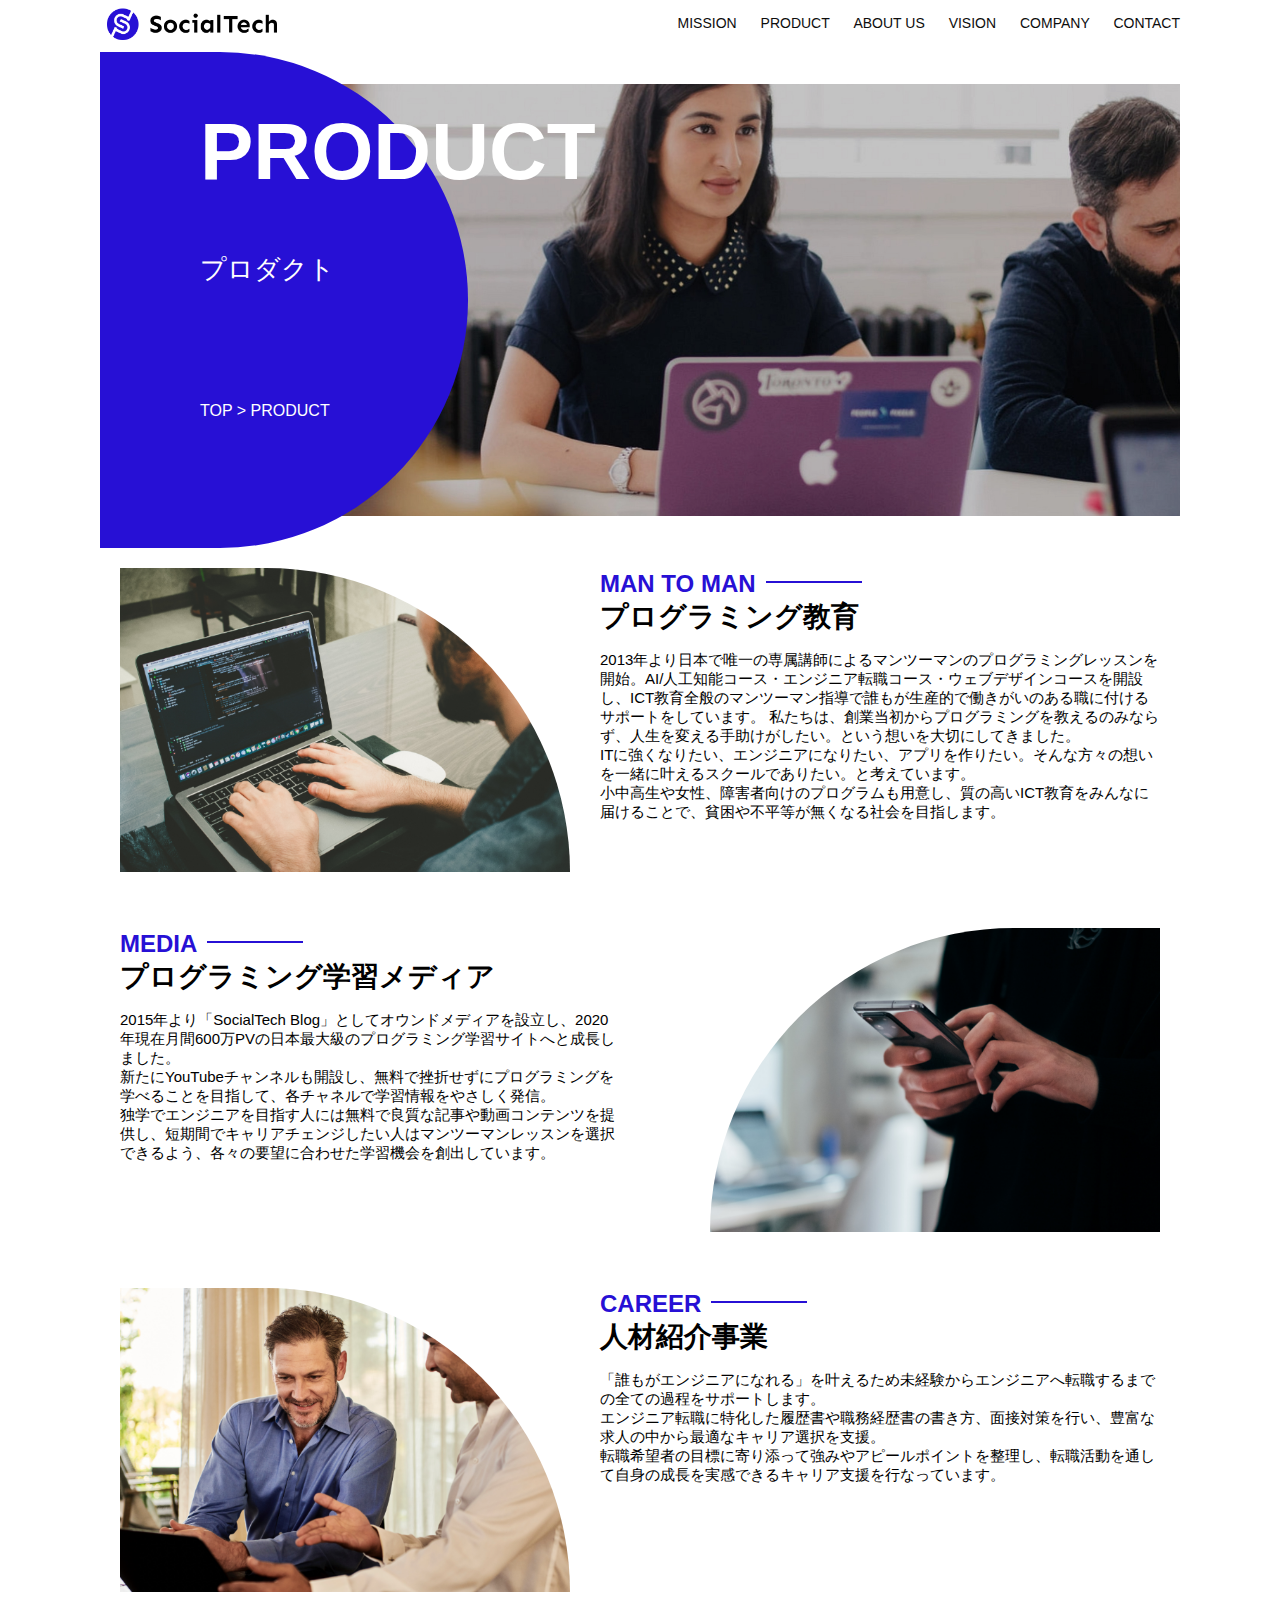
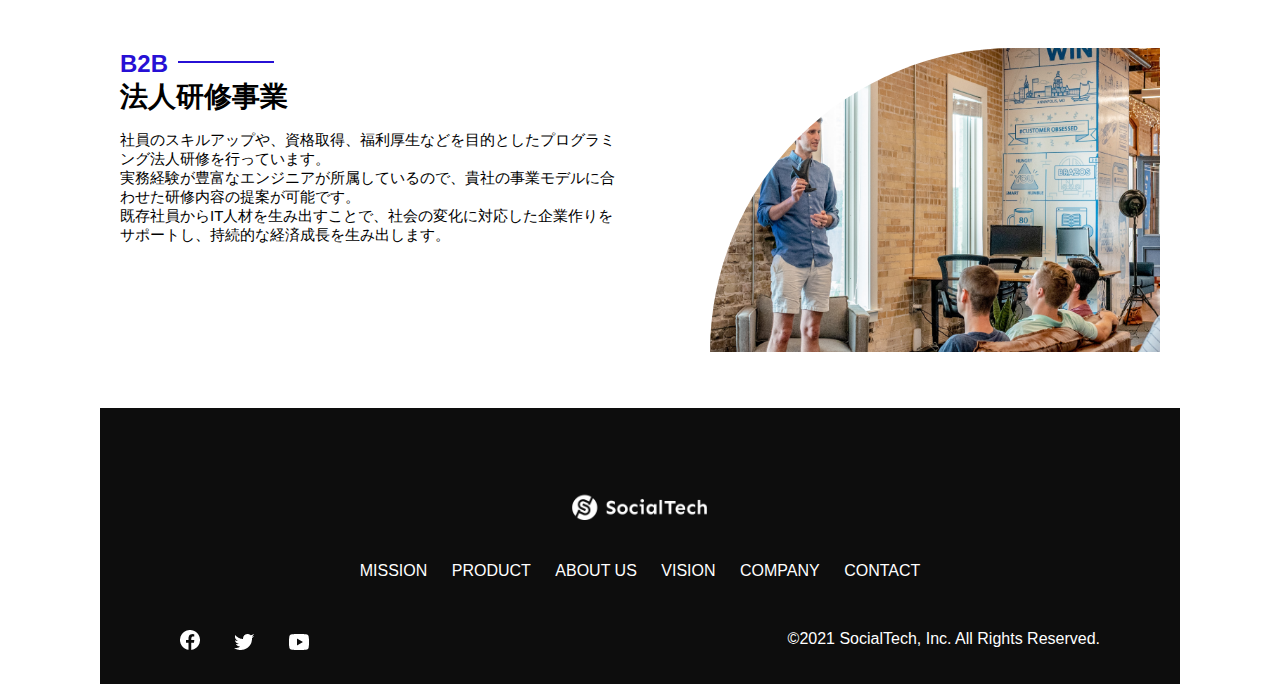
<file: kadai_tutorial_output/kadai_012/product.html>
<!DOCTYPE html>
<html>
<head>
  <title>SocialTech -PRODUCT プロダクト-</title>
  <meta charset="UTF-8">
  <meta name="description" content="SocialTechの4つのプロダクトを紹介します">
  <meta name="viewport" content="width=device-width, initial-scale=1.0">
  <link rel="stylesheet" href="style.css">
</head>

<body>
  <!-- ヘッダー -->
  <header>
    <!-- ロゴ -->
    <a href="index.html" id="logo"><img src="images/logo.png" alt="トップページに戻る"></a>

    <!-- PC用ナビゲーション -->
    <nav id="nav-pc">
      <a href="mission.html">MISSION</a>
      <a href="product.html">PRODUCT</a>
      <a href="index.html#aboutus">ABOUT US</a>
      <a href="index.html#vision">VISION</a>
      <a href="index.html#company">COMPANY</a>
      <a href="index.html#contact">CONTACT</a>
    </nav>

    <!-- スマホ用メニューボタン -->
    <img id="menu-sp" src="images/button-menu.png" alt="ナビゲーションを開く" onclick="document.getElementById('nav-sp').style.display = 'block'">

    <!-- スマホ用ナビゲーション -->
    <nav id="nav-sp">
      <img id="close" src="images/button-close.png" alt="ナビゲーションを閉じる" onclick="document.getElementById('nav-sp').style.display = 'none'">
      <a id="logo-sp" href="index.html" onclick="document.getElementById('nav-sp').style.display = 'none'"><img
          src="images/logo-sp.png" alt="トップページに戻る"></a>
      <a class="menu" href="mission.html" onclick="document.getElementById('nav-sp').style.display = 'none'">MISSION</a>
      <a class="menu" href="product.html" onclick="document.getElementById('nav-sp').style.display = 'none'">PRODUCT</a>
      <a class="menu" href="index.html#aboutus" onclick="document.getElementById('nav-sp').style.display = 'none'">ABOUT
        US</a>
      <a class="menu" href="index.html#vision"
        onclick="document.getElementById('nav-sp').style.display = 'none'">VISION</a>
      <a class="menu" href="index.html#company"
        onclick="document.getElementById('nav-sp').style.display = 'none'">COMPANY</a>
      <a class="menu" href="index.html#contact"
        onclick="document.getElementById('nav-sp').style.display = 'none'">CONTACT</a>
      <div id="sns">
        <a href="https://www.facebook.com/sejuku2013"><img src="images/button-facebook.png" alt="Facebookのリンク"></a>
        <a href="https://twitter.com/samuraijuku"><img src="images/button-twitter.png" alt="Twitterのリンク"></a>
        <a href="https://www.youtube.com/channel/UCCFOQO5aDK0xXam4cUQXT8g"><img src="images/button-youtube.png" alt="YouTubeのリンク"></a>
      </div>
    </nav>
  </header>
  <main>
    <article>
      <section id="product-main">
        <div id="product-title">
          <h1>PRODUCT</h1>
          <span>プロダクト</span>
          <div>TOP > PRODUCT</div>
        </div>
      </section>
      <section class="product-section1">
        <img src="images/product/product-mantoman.png" alt="PCでコードを書く男性">
        <div>
          <h2 class="product-h2">MAN TO MAN</h2>
          <h3 class="product-h3">プログラミング教育</h3>
          <p>
            2013年より日本で唯一の専属講師によるマンツーマンのプログラミングレッスンを開始。AI/人工知能コース・エンジニア転職コース・ウェブデザインコースを開設し、ICT教育全般のマンツーマン指導で誰もが生産的で働きがいのある職に付けるサポートをしています。
            私たちは、創業当初からプログラミングを教えるのみならず、人生を変える手助けがしたい。という想いを大切にしてきました。<br>ITに強くなりたい、エンジニアになりたい、アプリを作りたい。そんな方々の想いを一緒に叶えるスクールでありたい。と考えています。<br>小中高生や女性、障害者向けのプログラムも用意し、質の高いICT教育をみんなに届けることで、貧困や不平等が無くなる社会を目指します。
          </p>
        </div>
      </section>
      <section class="product-section2">
        <div>
          <h2 class="product-h2">MEDIA</h2>
          <h3 class="product-h3">プログラミング学習メディア</h3>
          <p>2015年より「SocialTech
            Blog」としてオウンドメディアを設立し、2020年現在月間600万PVの日本最大級のプログラミング学習サイトへと成長しました。<br>新たにYouTubeチャンネルも開設し、無料で挫折せずにプログラミングを学べることを目指して、各チャネルで学習情報をやさしく発信。<br>独学でエンジニアを目指す人には無料で良質な記事や動画コンテンツを提供し、短期間でキャリアチェンジしたい人はマンツーマンレッスンを選択できるよう、各々の要望に合わせた学習機会を創出しています。
          </p>
        </div>
        <img src="images/product/product-media.png" alt="スマートフォンを操作する人">
      </section>
      <section class="product-section1">
        <img src="images/product/product-career.png" alt="笑顔で話し合う2人の男性">
        <div>
          <h2 class="product-h2">CAREER</h2>
          <h3 class="product-h3">人材紹介事業</h3>
          <p>
            「誰もがエンジニアになれる」を叶えるため未経験からエンジニアへ転職するまでの全ての過程をサポートします。<br>エンジニア転職に特化した履歴書や職務経歴書の書き方、面接対策を行い、豊富な求人の中から最適なキャリア選択を支援。<br>転職希望者の目標に寄り添って強みやアピールポイントを整理し、転職活動を通して自身の成長を実感できるキャリア支援を行なっています。<br>
          </p>
        </div>
      </section>
      <section class="product-section2">
        <div>
          <h2 class="product-h2">B2B</h2>
          <h3 class="product-h3">法人研修事業</h3>
          <p>
            社員のスキルアップや、資格取得、福利厚生などを目的としたプログラミング法人研修を行っています。<br>実務経験が豊富なエンジニアが所属しているので、貴社の事業モデルに合わせた研修内容の提案が可能です。<br>既存社員からIT人材を生み出すことで、社会の変化に対応した企業作りをサポートし、持続的な経済成長を生み出します。
          </p>
        </div>
        <img src="images/product/product-b2b.png" alt="講演中の男性とそれを聴く人々">
      </section>
    </article>
    <footer>
      <div id="footer-logo">
        <img src="images/logo-sp.png" alt="SocialTech">
      </div>
      <div id="footer-link">
        <a href="mission.html">MISSION</a>
        <a href="product.html">PRODUCT</a>
        <a href="index.html#aboutus">ABOUT US</a>
        <a href="index.html#vision">VISION</a>
        <a href="index.html#company">COMPANY</a>
        <a href="index.html#contact">CONTACT</a>
      </div>
      <div id="sns-footer">
        <a href="https://www.facebook.com/sejuku2013"><img src="images/button-facebook.png" alt="Facebookのリンク"></a>
        <a href="https://twitter.com/samuraijuku"><img src="images/button-twitter.png" alt="Twitterのリンク"></a>
        <a href="https://www.youtube.com/channel/UCCFOQO5aDK0xXam4cUQXT8g"><img src="images/button-youtube.png" alt="YouTubeのリンク"></a>
        <span id="copyright">&copy;2021 SocialTech, Inc. All Rights Reserved. </span>
      </div>
    </footer>
  </main>
</body>

</html>
</file>
<file: kadai_013/style.css>
/* PC、スマホ共通スタイル */
body {
  font-family: "Source Sans Pro", "Hiragino Kaku Gothic ProN", Meiryo, Arial,
    sans-serif;
}

p {
  font-size: 15px;
}

#main-visual>img {
  width: 100%;
}

/*================
PC用のスタイル 
=================*/
@media screen and (min-width: 768px) {
  /* 横幅設定 */
  body {
    max-width: 1080px;
    min-width: 960px;
    margin: 0 auto 0 auto;
  }

  /* ヘッダー */
  header {
    display: flex;
    justify-content: space-between;
  }

  /* ナビゲーションのレイアウト */
  #nav-pc {
    text-align: right;
    font-size: 14px;
    padding-top: 15px;
  }

  /* ナビゲーションのリンクの装飾設定 */
  #nav-pc>a {
    text-decoration: none;
    margin-left: 20px;
  }

  #nav-pc>a:link {
    color: #0d0d0d;
  }

  #nav-pc>a:visited {
    color: #0d0d0d;
  }

  #nav-pc>a:hover {
    color: #0d0d0d;
    text-decoration: underline;
  }

  #nav-pc>a:active {
    color: #0d0d0d;
  }
  #menu-sp{
    display: none;
  }
  #nav-sp{
    display: none;
  }
}
@media screen and (max-width :767px){
  body{
    min-width: 375px;
    margin: 0;
  }
  #nav-pc{
    display: none;
  }
  #menu-sp{
    float: right;
    padding: 0;
  }
  #nav-sp{
    background-color: #ce933e;
    position: absolute;
    left: 0;
    top: 0;
    height: 100%;
    width: 100%;
    display: none;
    z-index: 100;
  }
  #close{
    position: absolute;
    top: 20px;
    right: 20px;
  }
  #logo-sp{
    margin: 80px 0 30px 20px;
  }
  #nav-sp > a{
    display: block;
  }
  #nav-sp > a:link{
    color: #ffffff;
  }
  #nav-sp > a:visited{
    color: #ffffff;
  }
  #nav-sp > a:hover{
    color: #ffffff;
    text-decoration: underline;
  }
  #nav-sp > a:active{
    color: #ffffff;
  }
  #nav-sp > .menu{
    text-decoration: none;
    display: block;
    margin: 0 20px 0 20px;
    height: 44px;
    font-size: 16px;
    background-image: url("images/arrow.png");
    background-repeat: no-repeat;
    background-position: right top;
  }
}
</file>
<file: kadai_tutorial_output/kadai_012/style.css>
/* PC、スマホ共通スタイル */
body {
  font-family: "Source Sans Pro", "Hiragino Kaku Gothic ProN", Meiryo, Arial,
    sans-serif;
}

p {
  font-size: 15px;
}

/*================
PC用のスタイル 
=================*/
@media screen and (min-width: 768px) {
/* 横幅設定 */
body {
  max-width: 1080px;
  min-width: 960px;
  margin: 0 auto 0 auto;
}

/* ヘッダー */
header {
  display: flex;
  justify-content: space-between;
}

/* ナビゲーションのレイアウト */
#nav-pc {
  text-align: right;
  font-size: 14px;
  padding-top: 15px;
}

/* ナビゲーションのリンクの装飾設定 */
#nav-pc>a {
  text-decoration: none;
  margin-left: 20px;
}

#nav-pc>a:link {
  color: #0d0d0d;
}

#nav-pc>a:visited {
  color: #0d0d0d;
}

#nav-pc>a:hover {
  color: #0d0d0d;
  text-decoration: underline;
}

#nav-pc>a:active {
  color: #0d0d0d;
}

/*スマホ用ナビを非表示*/
#nav-sp,
#menu-sp{
  display: none;
}

/* メインビジュアル*/
#main-visual {
  position: relative;
  height: 400px;
}

#main-message {
  position: absolute;
  top: 0;
  left: 0;
  background-color: #2710d5;
  color: #ffffff;
  border-radius: 0 0 476px 0;
  max-width: 620px;
  height: 100%;
  width: 100%;
  z-index: 11;
}

#main-message>h1 {
  font-size: 60px;
  font-weight: bold;
  margin: 100px 0 0 50px;
}

#main-message>p {
  font-size: 28px;
  margin: 0 0 0 50px;
}

#main-visual>img {
  max-width: 620px;
  border-radius: 476px 0 0 0;
  position: absolute;
  top: 0;
  right: 0;
  z-index: 10;
}

/* 見出し */
h2 {
  margin: 40px 0 0 0;
}

h2::after {
  content: url("images/line.png");
  margin-left: 10px;
}

h3 {
  font-size: 27px;
}

/* ミッション */
#mission {
  margin: 80px auto 80px auto;
  width: 100%;
}

#mission-flex {
  width: 100%;
  display: flex;
}

#mission-flex>div {
  width: 50%;
  margin: 20px;
}

#mission-photo {
  width: 100%;
}

#s2dgs {
  margin-top: 50px;
}

/* プロダクト */
#product {
  background-color: #fafafa;
  width: 100%;
  margin: 80px 0 80px 0;
  padding: 10px 40px 0px 40px;
}

/* 外枠 */
#product>div {
  margin-top: 40px;
  display: flex;
}

/* 左のカラム */
#product-left {
  width: 50%;
  margin-right: 20px;
}

/* 右のカラム */
#product-right {
  width: 50%;
  margin-left: 20px;
  margin-top: 80px;
}

/* 画像＋説明の枠 */
#product-left>div {
  position: relative;
  height: 480px;
  margin-right: 20px;
}

#product-right>div {
  position: relative;
  height: 480px;
  margin-left: 20px;
}

/* 画像 */
.product-photo {
  width: 100%;
}

/* 説明文の枠 */
.product-explain {
  background-color: #ffffff;
  position: absolute;
  left: 0;
  top: 280px;
  margin: 0 40px 0 40px;
  padding: 20px;
  box-shadow: 5px 5px 10px rgba(0, 0, 0, 0.05);
}

/* 説明文の英語 */
.product-explain>span {
  color: #2710d5;
  font-weight: bold;
  font-size: 16px;
  margin: 0;
}

/* 説明文の見出し */
.product-explain>h3 {
  margin: 5px 0 5px 0;
}

/* 説明文 */
.product-explain>p {
  margin: 0;
}

/* 「もっとみる」ボタン */
#product-more {
  margin: 0 auto -42px auto;
}

/* ABOUT US */
#aboutus {
  margin: 80px auto 80px auto;
}

/* 3つの組織文化と画像を入れる枠 */
#aboutus>div {
  display: flex;
}

/* 画像 */
.culture-img {
  width: 100%;
  align-self: flex-start;
}

.culture-img2 {
  margin-top: 50px;
  width: 100%;
}

/* 3つの組織文化の表 */
.culture-table {
  max-width: 500px;
  margin-right: 50px;
}

/* 番号 */
.culture-num {
  font-size: 80px;
  color: #2710d5;
  margin: 0 20px 0 0;
}

/* 組織文化英語 */
.culture-en {
  color: #2710d5;
  font-weight: bold;
  font-size: 24px;
  display: block;
}

/* 組織文化日本語 */
.culture-jp {
  font-size: 28px;
  font-weight: bold;
}

/* 説明文 */
.culture-description {
  margin: 0;
}

/* ビジョン */
#vision {
  margin: 80px auto 80px auto;
}

/* セクション内の外枠 */
#vision>div {
  width: 100%;
  display: flex;
  justify-content: space-between;
  flex-wrap: wrap;
}

/* 7つの行動指針の枠 */
.vision-box {
  width: 300px;
  height: 300px;
  margin-bottom: 30px;
  position: relative;
}

.vision-box>img {
  width: 100%;
  height: auto;
  position: absolute;
  top: 0;
  left: 0;
  z-index: 30;
}

.vision-box>span {
  position: absolute;
  top: 0;
  left: 0;
  z-index: 31;
  margin-right: 20px;
}

.vision-box>span>h4 {
  color: #2710d5;
  font-size: 19px;
  margin: 80px 0 0 0;
}

.vision-box>span>h4::first-letter {
  font-size: 40px;
}

.vision-box>span>h5 {
  font-size: 20px;
  margin: 0 0 0 0;
}

.vision-box>span>p {
  margin: 10px 0 0 0;
}

.cases{
  margin: 40px 0 40px 0;
  width: 100%;
}
ul{
  display: flex;
}
.case-card{
  width: 33%;
  margin: 20px;
  background-color: #ffffff;
  min-height: 400px;
  box-shadow: 5px 5px 15px rgba(0, 0, 0, 0.2);
}
.case-img{
  width: 100%;
}
.case-info{
  padding: 10px 20px 10px 20px;
}
.case-name{
  color: #2710d5;
  font-size: 19px;
}
.case-content{
  font-size: 14px;
}
/* 会社概要 */
#company {
  margin: 80px auto 80px auto;
}

#company-table {
  width: 100%;
}

.tableheader {
  text-align: left;
  padding: 20px;
  border-bottom-color: #2710d5;
  border-bottom-width: 1px;
  border-bottom-style: solid;
  width: 100px;
}

.tableheader-first {
  text-align: left;
  padding: 20px;
  border-bottom-color: #2710d5;
  border-bottom-width: 1px;
  border-bottom-style: solid;
  border-top-color: #2710d5;
  border-top-width: 1px;
  border-top-style: solid;
  width: 100px;
}

.cell {
  padding: 30px;
  border-bottom-color: #ececec;
  border-bottom-width: 1px;
  border-bottom-style: solid;
}

.cell-first {
  padding: 30px;
  border-bottom-color: #ececec;
  border-bottom-width: 1px;
  border-bottom-style: solid;
  border-top-color: #ececec;
  border-top-width: 1px;
  border-top-style: solid;
}

#company>iframe {
  width: 100%;
  height: 368px;
  margin-top: 40px;
}

/* お問い合わせ */
#contact {
  margin: 80px auto 80px auto;
}

/* 外枠 */
#contact>form>div {
  display: flex;
  flex-direction: row;
  flex-wrap: wrap;
  padding-bottom: 30px;
}

/* 左列の見出し */
.contact-heading {
  width: 240px;
  align-self: center;
}

/* 見出しのラベル */
.contact-label {
  font-weight: bold;
}

/* 必須 */
.contact-span {
  color: #ce2222;
  margin: 0 0 0 20px;
  font-weight: bold;
}

/* テキストボックス */
.contact-textbox {
  border-top: 0;
  border-left: 0;
  border-right: 0;
  border-bottom-width: 1px;
  border-bottom-color: #707070;
  border-bottom-style: solid;
  background-color: #fafafa;
  width: 400px;
  height: 56px;
}

/* お問い合わせ内容のテキストエリア */
.contact-textarea {
  border-top: 0;
  border-left: 0;
  border-right: 0;
  border-bottom-width: 1px;
  border-bottom-color: #707070;
  border-bottom-style: solid;
  background-color: #fafafa;
  width: 400px;
  height: 200px;
}

/* 個人情報の取り扱い */
details {
  width: 700px;
}

details>div {
  background-color: #fafafa;
  padding: 20px;
}

details>div>span {
  font-weight: bold;
}

/* フッター */
footer {
  background-color: #0d0d0d;
  text-align: center;
  padding: 80px 80px 30px 80px;
}

#footer-logo {
  margin-bottom: 30px;
}

#footer-link {
  margin-bottom: 50px;
}
#footer-link > a {
  text-decoration: none;
  margin: 10px;
}
#footer-link > a:link {
  color: #ffffff;
}
#footer-link > a:visited {
  color: #ffffff;
}
#footer-link > a:hover {
  color: #ffffff;
  text-decoration: underline;
}
#footer-link > a:active {
  color: #ffffff;
}

#sns-footer {
  text-align: left;
  width: 100%;
}

#sns-footer > a {
  margin-right: 30px;
}

#copyright {
  color: #ffffff;
  float: right;
}
   /* mission.html用スタイル */
   /* ミッションのメインビジュアル */
   #mission-main {
    height: 496px;
    width: 100%;
    background-image: url("images/mission/mission-main.png");
    background-repeat: no-repeat;
    background-position-y: center;
  }

  #mission-title {
    background-color: #2710d5;
    width: 368px;
    color: #ffffff;
    height: 496px;
    border-radius: 0 248px 248px 0;
    position: relative;
  }

  #mission-title > h1 {
    position: absolute;
    top: 0;
    left: 100px;
    font-size: 80px;
  }

  #mission-title > span {
    position: absolute;
    top: 200px;
    left: 100px;
    font-size: 26px;
  }

  #mission-title > div {
    position: absolute;
    top: 350px;
    left: 100px;
    font-size: 16px;
  }
  #mission-s2dgs {
    width: 100%;
    margin: 20px;
  }

  .mission-h2 {
    color: #2710d5;
    font-size: 40px;
  }

  .mission-h2::after {
    content: none;
  }
  #mission-5goals {
    margin: 20px;
    display: flex;
  }

  #mission-5goals > div {
    flex-grow: 1;
    padding: 20px;
  }

  #mission-5goals > div > div {
    margin-bottom: 40px;
  }

  .fivegoals-image-right {
    float: right;
    margin: 20px;
  }

  .fivegoals-image-left {
    float: left;
    margin: 20px;
  }

  .fivegoals-number {
    color: #2710d5;
    font-size: 48px;
    margin: 0;
  }

  .fivegoals-h3 {
    font-size: 28px;
    margin: 0;
  }

  .fivegoals-p {
    margin: 0;
  }
   /* プロダクトページ */
   #product-main {
    height: 496px;
    width: 100%;
    background-image: url("images/product/product-main.png");
    background-repeat: no-repeat;
    background-position-y: center;
  }

  #product-title {
    background-color: #2710d5;
    width: 368px;
    color: #ffffff;
    height: 496px;
    border-radius: 0 248px 248px 0;
    position: relative;
  }
  #product-title > h1 {
    position: absolute;
    top: 0;
    left: 100px;
    font-size: 80px;
  }

  #product-title > span {
    position: absolute;
    top: 200px;
    left: 100px;
    font-size: 26px;
  }

  #product-title > div {
    position: absolute;
    top: 350px;
    left: 100px;
    font-size: 16px;
  }
   /* セクション1 */
   .product-section1 {
    position: relative;
    margin: 20px;
    height: 340px;
  }

  .product-section1 > img {
    position: absolute;
    top: 0;
    left: 0;
    width: 450px;
    margin: 0 40px 30px 0;
    border-radius: 0 432px 0 0;
  }

  .product-section1 > div {
    position: absolute;
    top: 0;
    left: 480px;
  }

  /* セクション2 */
  .product-section2 {
    position: relative;
    margin: 20px;
    height: 340px;
  }

  .product-section2 > img {
    position: absolute;
    top: 0;
    right: 0;
    width: 450px;
    margin: 0 0 30px 40px;
    border-radius: 432px 0 0 0;
  }

  .product-section2 > div {
    width: 500px;
    position: absolute;
    top: 0;
    left: 0;
  }

  .product-h2 {
    color: #2710d5;
    font-size: 24px;
    margin: 0;
  }

  .product-h3 {
    font-size: 28px;
    margin: 0;
  }
}
/*==========
スマートフォン用のスタイル
=========*/
@media screen and (max-width: 767px) {
  body{
    min-width: 375px;
    margin: 0;
  }

  /*PC用ナビゲーション非表示*/
  #nav-pc{
    display: none;
  }

  /*ハンバーガーメニュー*/
  #menu-sp{
    float: right;
    padding: 0;
  }

  /*スマホ用ナビゲーションの表示切替*/
  /*初期状態、レイアウトと非表示設定*/
  #nav-sp{
    background-color: #2710d5;
    position: absolute;
    left: 0;
    top: 0;
    height: 100%;
    width: 100%;
    display: none;
    z-index: 100;
  }

  /*×ボタン*/
  #close{
    position: absolute;
    top: 20px;
    right: 20px;
  }

  /*ナビゲーションメニュー用ロゴ*/
  #logo-sp{
    margin: 80px 0 30px 20px;
  }

  /*ナビゲーションのリンクの装飾設定*/
  #nav-sp > a{
    display: block;
  }
  #nav-sp > a:link{
    color: #ffffff;
  }
  #nav-sp > a:visited{
    color: #ffffff;
  }
  #nav-sp > a:hover{
    color: #ffffff;
    text-decoration: underline;
  }
  #nav-sp > a:active{
    color: #ffffff;
  }
  #nav-sp > .menu{
    text-decoration: none;
    display: block;
    margin: 0 20px 0 20px;
    height: 44px;
    font-size: 16px;
    background-image: url("images/arrow.png");
    background-repeat: no-repeat;
    background-position: right top;
  }
  #sns{
    position: absolute;
    bottom: 20px;
    left: 20px;
  }
  #sns > a{
    margin-right: 30px;
  }
  /*メインビジュアル*/
  #main-visual{
    position: relative;
    height: 470px;
    width: 100%;
    overflow: hidden;
  }
  #main-visual > div{
    position: absolute;
    top: 0;
    left: 0;
    background-color: #2710d5;
    color: white;
    border-radius: 0 0 476px 0;
    text-align: center;
    height: 280px;
    width: 100%;
    z-index: 11;
  }
  #main-visual > div > h1{
    font-size: 28px;
    margin: 90px 0 0 0;
  }
  #main-visual > div >p{
    margin: 0;
  }
  #main-visual > img{
    width: 100%;
    border-radius: 476px 0 0 0;
    z-index: 10;
    position: absolute;
    bottom: 0;
    right: 0;
  }

  /*見出し*/
  h2::after{
    content: url("images/line.png");
    margin-left: 10px;
  }
  h3{
    font-size: 24px;
    margin: 10px 0 0 0;
  }

  /*ミッション*/
  #mission{
    margin: 20px;
  }
  #mission-photo{
    width: 100%;
  }
  #s2dgs{
    width: 100%;
  }

  /*プロダクト*/
  #product{
    background-color: #fafafa;
    padding-top: 10px;
  }
  #product h2{
    margin-left: 20px;
  }
  /*外枠*/
  /*左右のカラム　スマホでは縦並び*/
  #product-left,
  #product-roght{
    margin-right: 20px;
    margin-left: 20px;
  }

  /*画像+説明の枠*/
  #product-left > div,
  #product-right > div{
    position: relative;
    height: 540px;
  }
  /*説明文の枠*/
  .product-explain{
    background-color: #ffffff;
    position: absolute;
    left: 0;
    bottom: 50px;
    padding: 20px;
    box-shadow: 5px 5px 10px rgba(0, 0, 0, 0.05);
  }
  .product-explain > span{
    color: #2710d5;
    font-size: 16px;
    margin: 0px;
  }
  .product-explain > h3{
    margin: 10px 0 10px 0;
  }
  /*画像*/
  .product-photo{
    width: 100%;
  }
  #product-more > img{
    margin: 0 0 -42px 20px;
  }

  /*ABOUT US*/
  #aboutus{
    margin: 80px 20px 80px 20px;
  }
  #aboutus > div{
    display: flex;
    flex-direction: column;
  }
  .culture-table{
    width: 100%;
    padding-right: 20px;
    order: 2;
  }
  .culture-img{
    width: 100%;
    order: 1;
  }
  .culture-img2{
    width: 100%;
  }
  .culture-num{
    font-size: 80px;
    color: #2710d5;
  }
  .culture-en{
    color: #2710d5;
    font-weight: bold;
    font-size: 24px;
    display: block;
  }
  .culture-jp{
    display: block;
  }
  .culture-description{
    margin: 0;
  }

  /*ビジョン*/
  #vision{
    margin: 80px 20px 80px 20px;
  }
  .vision-box{
    width: 300px;
    height: 300px;
    margin-bottom: 30px;
    position: relative;
  }
  .vision-box > img{
    width: 100%;
    height: auto;
    position: absolute;
    top: 0;
    left: 0;
    z-index: 30;
  }
  .vision-box > span{
    position: absolute;
    top: 0;
    left: 0;
    z-index: 31;
    margin-right: 20px;
  }
  .vision-box > span >h4{
    color: #2710d5;
    font-size: 19px;
    margin: 60px 0 0 0;
  }
  .vision-box > span >h5{
    font-size: 20px;
    margin: 0 0 0 0;
  }
  .vision-box > span > p{
    margin: 10px 0 0 0;
  }

  /*会社概要*/
  #company{
    margin: 0 20px 0 20px;
  }
  #company > h3{
    margin-bottom: 20px;
  }
  #company > table{
    width: 100%;
  }
  .tableheader-first{
    text-align: left;
    padding: 20px;
    border-bottom-color: #2710d5;
    border-bottom-width: 1px;
    border-bottom-style: solid;
    border-top-color: #2710d5;
    border-top-width: 1px;
    border-top-style: solid;
    width: 50px;
  }
  .tableheader{
    text-align: left;
    padding: 20px;
    border-bottom-color: #2710d5;
    border-bottom-width: 1px;
    border-bottom-style: solid;
    width: 50px;
  }
  .cell{
    padding: 20px;
    border-bottom-color: #ececec;
    border-bottom-width: 1px;
    border-bottom-style: solid;
  }
  .cell-first{
    padding: 20px;
    border-bottom-color: #ececec;
    border-bottom-width: 1px;
    border-bottom-style: solid;
    border-top-color: #ececec;
    border-top-width: 1px;
    border-top-style: solid;
  }
  #company > iframe{
    width: 100%;
    height: 240px;
    margin: 40px 0 0 0;
  }

  /*お問い合わせ*/
  #contact{
    margin: 80px 20px 80px 20px;
  }
  #contact > h3{
    margin-bottom: 20px;
  }
  #contact > form > div{
    margin-bottom: 20px;
  }
  #contact-heading{
    margin-bottom: 20px;
  }
   /* ラベル */
   .contact-label {
    font-weight: bold;
  }

  /* 必須 */
  .contact-span {
    color: #ce2222;
    margin: 0 0 0 20px;
    font-weight: bold;
  }

  .contact-textbox {
    height: 56px;
    border-top: 0;
    border-left: 0;
    border-right: 0;
    background-color: #fafafa;
    border-bottom-color: #707070;
    border-bottom-width: 1px;
    border-style: solid;
    min-width: 300px;
    width: 100%;
  }

  .contact-textarea {
    height: 150px;
    border-top: 0;
    border-left: 0;
    border-right: 0;
    background-color: #fafafa;
    width: 100%;
  }

  .radiobutton {
    margin-bottom: 20px;
  }
  .radiobutton + label::after{
    content: "\A";
    white-space: pre;
  }

  /*フッター*/
  footer{
    background-color: #0d0d0d;
    padding: 30px 20px 50px 20px;
  }
  #footer-logo{
    margin-bottom: 30px;
  }
  #footer-link {
    margin-bottom: 50px;
  }
  #footer-link > a {
    text-decoration: none;
    margin: 0 20px 30px 0;
    display: block;
    background-image: url("images/arrow.png");
    background-repeat: no-repeat;
    background-position: right top;
  }
  #footer-link > a:link {
    color: #ffffff;
  }
  #footer-link > a:visited {
    color: #ffffff;
  }
  #footer-link > a:hover {
    color: #ffffff;
    text-decoration: underline;
  }
  #footer-link > a:active {
    color: #ffffff;
  }
  #sns-footer > a {
    margin-right: 30px;
}

#copyright {
    font-size: 12px;
    display: block;
    margin-top: 30px;
    color: #ffffff;
}
   /* mission.html用スタイル */
   /* ミッションのメインビジュアル */
   #mission-main {
    height: 256px;
    width: 100%;
    background-image: url("images/mission/mission-main.png");
    background-repeat: no-repeat;
    background-position-y: center;
    background-size: auto 208px;
  }

  #mission-title {
    background-color: #2710d5;
    width: 136px;
    color: #ffffff;
    height: 256px;
    border-radius: 0 248px 248px 0;
    position: relative;
  }
  #mission-title > h1 {
    position: absolute;
    top: 0;
    left: 20px;
    font-size: 40px;
  }

  #mission-title > span {
    position: absolute;
    top: 110px;
    left: 20px;
    font-size: 18px;
  }

  #mission-title > div {
    position: absolute;
    top: 180px;
    left: 20px;
    font-size: 13px;
  }
   /* ミッションページ　S2DGSの設定 */
   #mission-s2dgs {
    margin: 20px;
  }

  .mission-h2 {
    color: #2710d5;
    font-size: 38px;
    margin: 0px;
  }

  .mission-h2::after {
    content: none;
  }

  #mission-s2dgs > img {
    width: 100%;
  }
   /* ミッションページ　5Goalsの設定 */
   #mission-5goals {
    margin: 20px;
  }

  #mission-5goals > div > div {
    margin-bottom: 40px;
  }

  #s2dgs-image {
    width: 100%;
  }
  .fivegoals-image-right {
    margin: 20px auto 20px auto;
    display: block;
  }

  .fivegoals-image-left {
    margin: 20px auto 20px auto;
    display: block;
  }

  .fivegoals-number {
    color: #2710d5;
    font-size: 48px;
    margin: 0;
  }

  .fivegoals-h3 {
    font-size: 28px;
    margin: 0;
  }
  .fivegoals-p {
    margin: 0;
  }
   /* プロダクトページ */
   #product-main {
    height: 256px;
    width: 100%;
    background-image: url("images/product/product-main.png");
    background-repeat: no-repeat;
    background-position-y: center;
    background-size: auto 208px;
  }
  #product-title {
    background-color: #2710d5;
    width: 136px;
    color: #ffffff;
    height: 256px;
    border-radius: 0 248px 248px 0;
    position: relative;
  }
  #product-title > h1 {
    position: absolute;
    top: 0;
    left: 20px;
    font-size: 40px;
  }
  #product-title > span {
    position: absolute;
    top: 110px;
    left: 20px;
    font-size: 18px;
  }
  #product-title > div {
    position: absolute;
    top: 180px;
    left: 20px;
    font-size: 13px;
  }
  .product-section1 {
    margin: 20px;
  }

  .product-section1 > img {
    width: 100%;
    border-radius: 0 300px 0 0;
  }
  
  .product-section2 {
    margin: 20px;
    display: flex;
    flex-direction: column;
  }

  .product-section2 > img {
    order: 1;
    width: 100%;
    border-radius: 300px 0 0 0;
  }

  .product-section2 > div {
    order: 2;
  }

  .product-h2 {
    color: #2710d5;
    font-size: 24px;
    margin: 0;
  }

  .product-h3 {
    font-size: 28px;
    margin: 0;
  }
}
</file>
